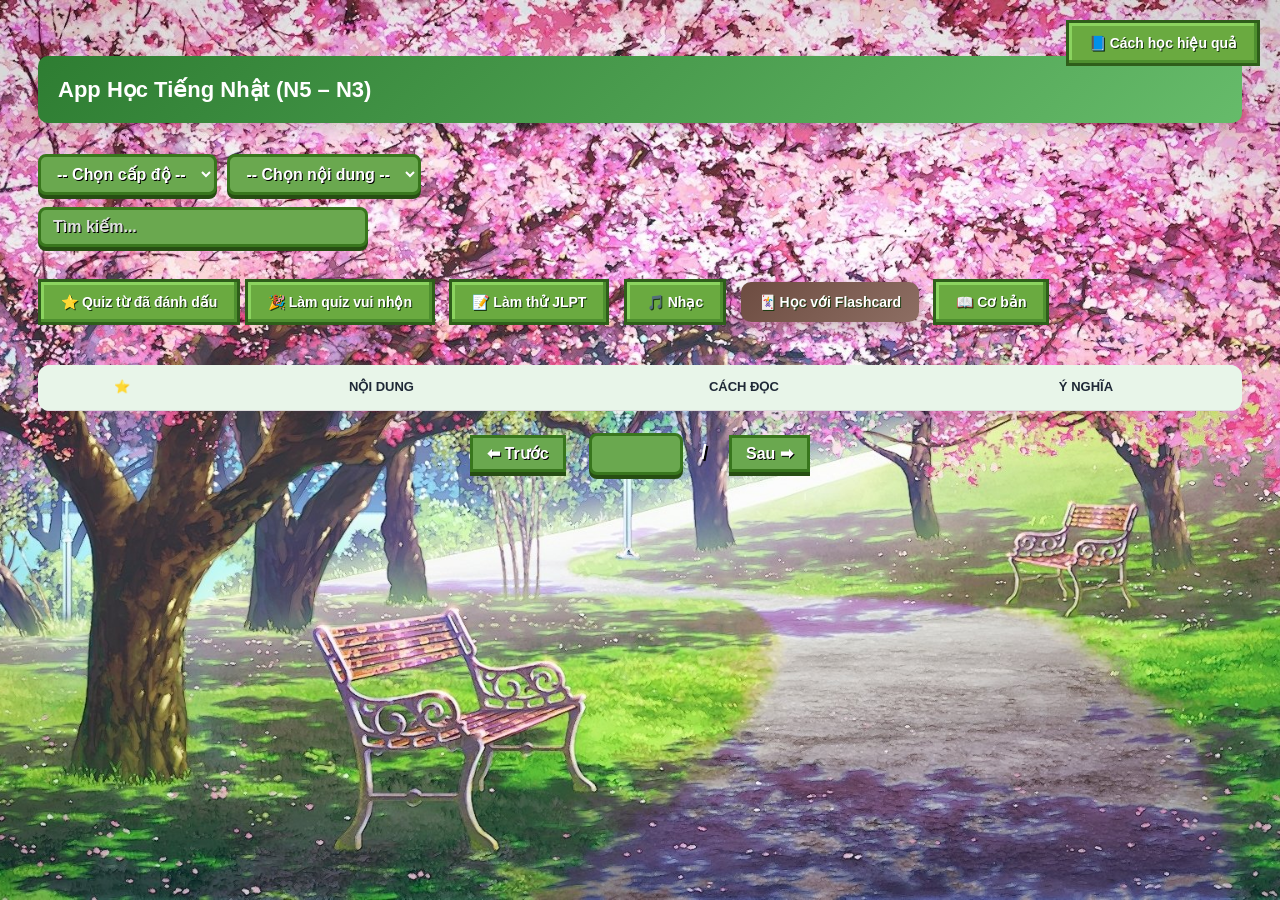
<file: index.html>
<!DOCTYPE html>
<html lang="vi">
<head>
<link rel="manifest" href="manifest.json">
<meta name="theme-color" content="#2e7d32">

  <meta charset="UTF-8">
  <title>Học tiếng Nhật N5–N3</title>
  <link rel="stylesheet" href="css/style.css">
</head>

<body>
<h2 class="titleD">App Học Tiếng Nhật (N5 – N3)</h2>
<select id="level">
  <option value="">-- Chọn cấp độ --</option>
  <option value="N5">N5</option>
  <option value="N4">N4</option>
  <option value="N3">N3</option>

</select>
<select id="category">
  <option value="">-- Chọn nội dung --</option>
  <option value="vocab">Từ vựng</option>
  <option value="grammar">Ngữ pháp</option>
  <option value="kanji">Chữ Hán</option>
  <option value="reading">Đọc hiểu</option>
</select>

<br>
<input id="search" placeholder="Tìm kiếm..." style="width:300px">
<br><br>

<button id="starQuizBtn" class="quiz-btn mc-btn">
  ⭐ Quiz từ đã đánh dấu
</button>


<button id="startQuiz" class="quiz-btn mc-btn">🎉 Làm quiz vui nhộn</button>
<div id="quizBox" class="quiz-card">
  <div id="streak" class="streak"></div>
  <h3 id="quizQuestion"></h3>
  <div id="quizOptions"></div>
</div>

<button id="jlptBtn" class="jlpt-btn mc-btn">
  📝 Làm thử JLPT
</button>

<button id="musicBtn" class="jlpt-btn mc-btn music-btn">
  🎵 Nhạc
</button>

<button id="flashcardBtn" class="flashcard-btn jlpt-btn mc-btn">
  🃏 Học với Flashcard
</button>

<button onclick="window.location.href='coban.html'" class="jlpt-btn mc-btn">
  📖 Cơ bản
</button>

<div id="musicModal" class="music-modal">
<div class="music-box">
  <div class="music-header">
    <span>🎶 Chọn nhạc</span>
    <button id="closeMusic">✖</button>
  </div>

  <div class="music-list">
    <div class="music-item active" data-src="assets/japanese-garden.mp3">
      Japanese Garden
    </div>
    <div class="music-item" data-src="assets/lofidreams-sakura-lofi-ambient-lofi-music-340018.mp3">Calm Sakura</div>
  </div>

  <div class="music-footer">
    <button id="stopMusic" class="stop-music-btn">
      ⏹ Tắt nhạc
    </button>
  </div>
</div>
</div> 



<audio id="bgMusic"></audio>


<table>
  <thead>
    <tr>
      <th>⭐</th>
      <th>Nội dung</th>
      <th>Cách đọc</th>
      <th>Ý nghĩa</th>
    </tr>
  </thead>
  <tbody id="content"></tbody>
</table>


<div id="pagination">
  <button id="prevPage">⬅ Trước</button>

  <span id="pageInfo" class="page-text"></span>

  <input id="pageInput" type="number" min="1">

  <span class="page-text">/</span>
  <span id="totalPage" class="page-text"></span>

  <button id="nextPage">Sau ➡</button>
</div>



<button id="helpBtn" class="help-btn mc-btn help-fixed">
  📘 Cách học hiệu quả
</button>

<div id="helpModal" class="help-modal">
  <div class="help-content">
    <h3>📘 Cách học</h3>
    <ul>
      <li>Chọn <b>cấp độ (N5–N3)</b> và <b>nội dung</b> để xem bài học</li>
      <li>Dùng ô <b>Tìm kiếm</b> để lọc nhanh từ vựng</li>
      <li>Bấm <b>Làm quiz</b> để tự kiểm tra kiến thức</li>
      <li>Trả lời đúng liên tiếp để tăng <b>streak</b></li>
    </ul>
    <button id="closeHelp" class="close-btn mc-btn">Đã hiểu 👍</button>



<script src="js/dataN5.js"></script>
<script src="js/dataN4.js"></script>
<script src="js/dataN3.js"></script>
<script src="js/ui.js"></script>
<script src="js/quiz.js"></script>


  </div>
</div>

<script>
if ("serviceWorker" in navigator) {
  navigator.serviceWorker.register("service-worker.js");
}
</script>



</body>
</html>
</file>
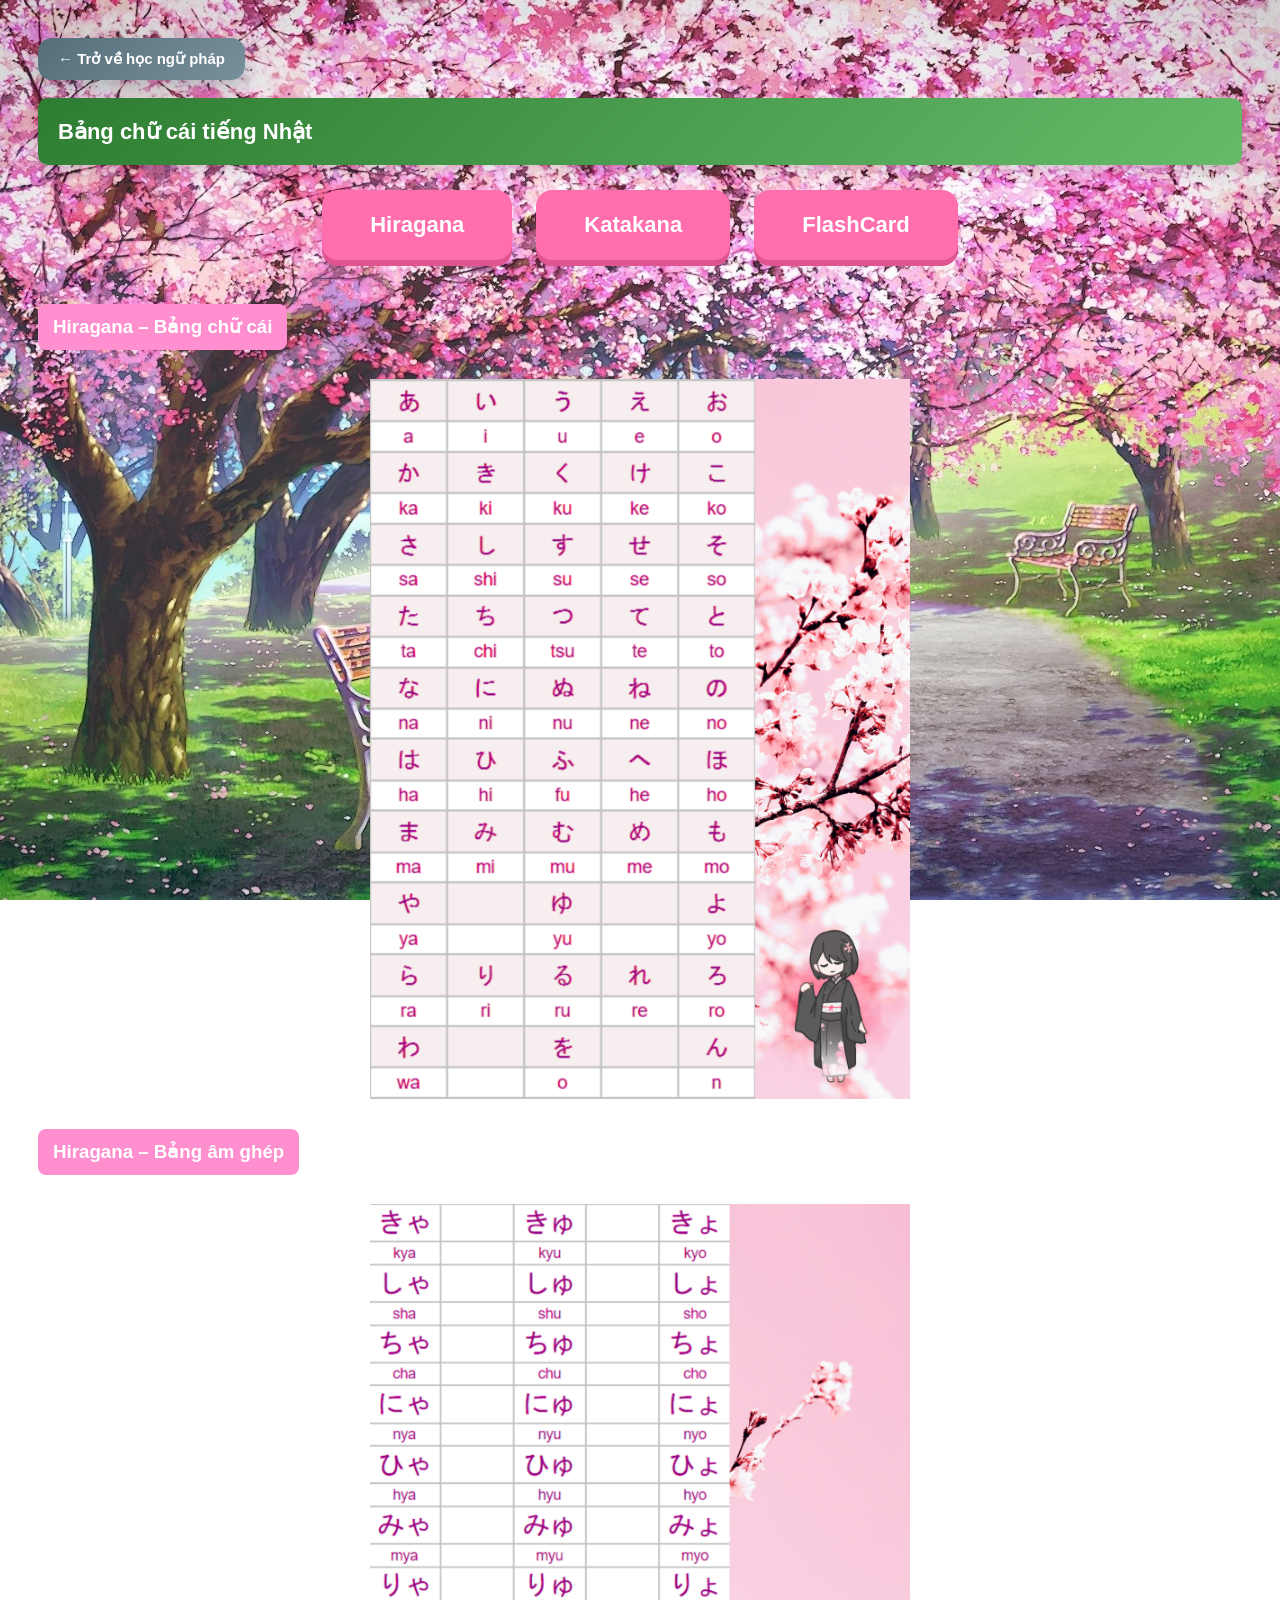
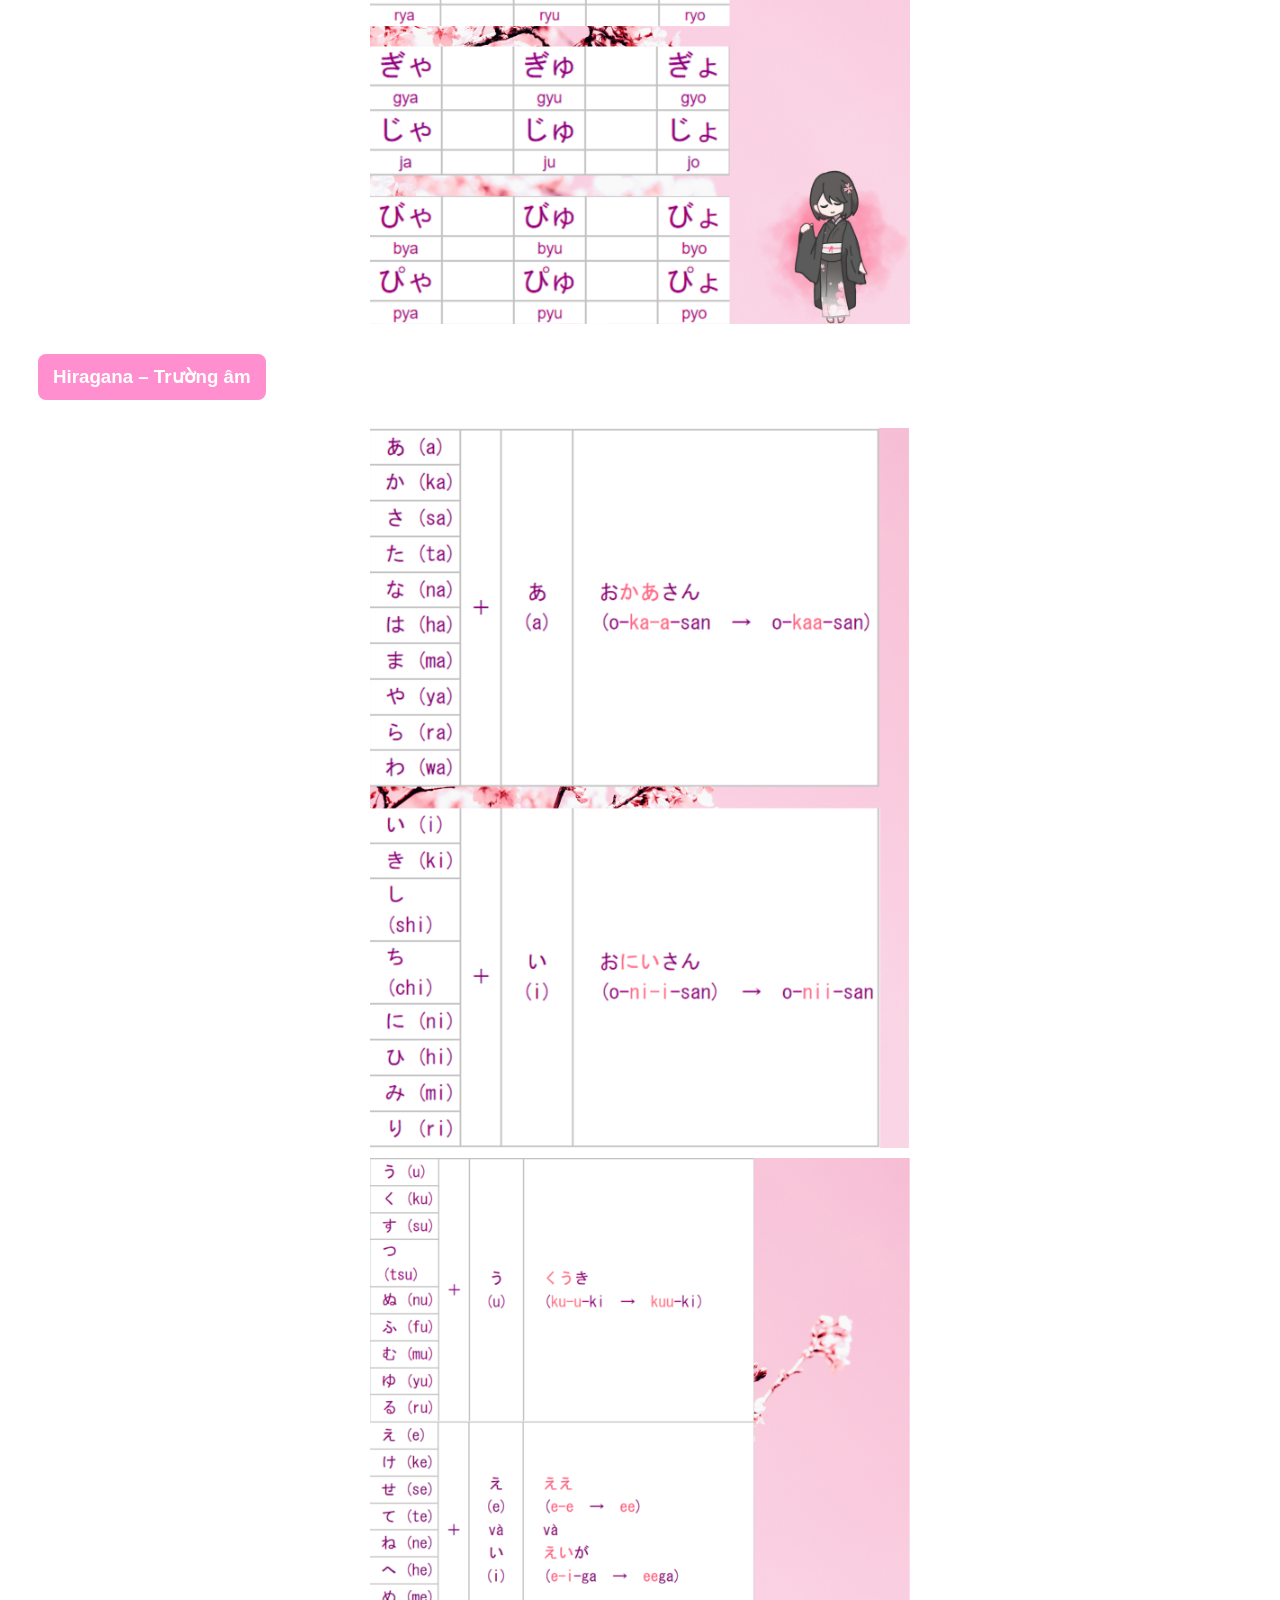
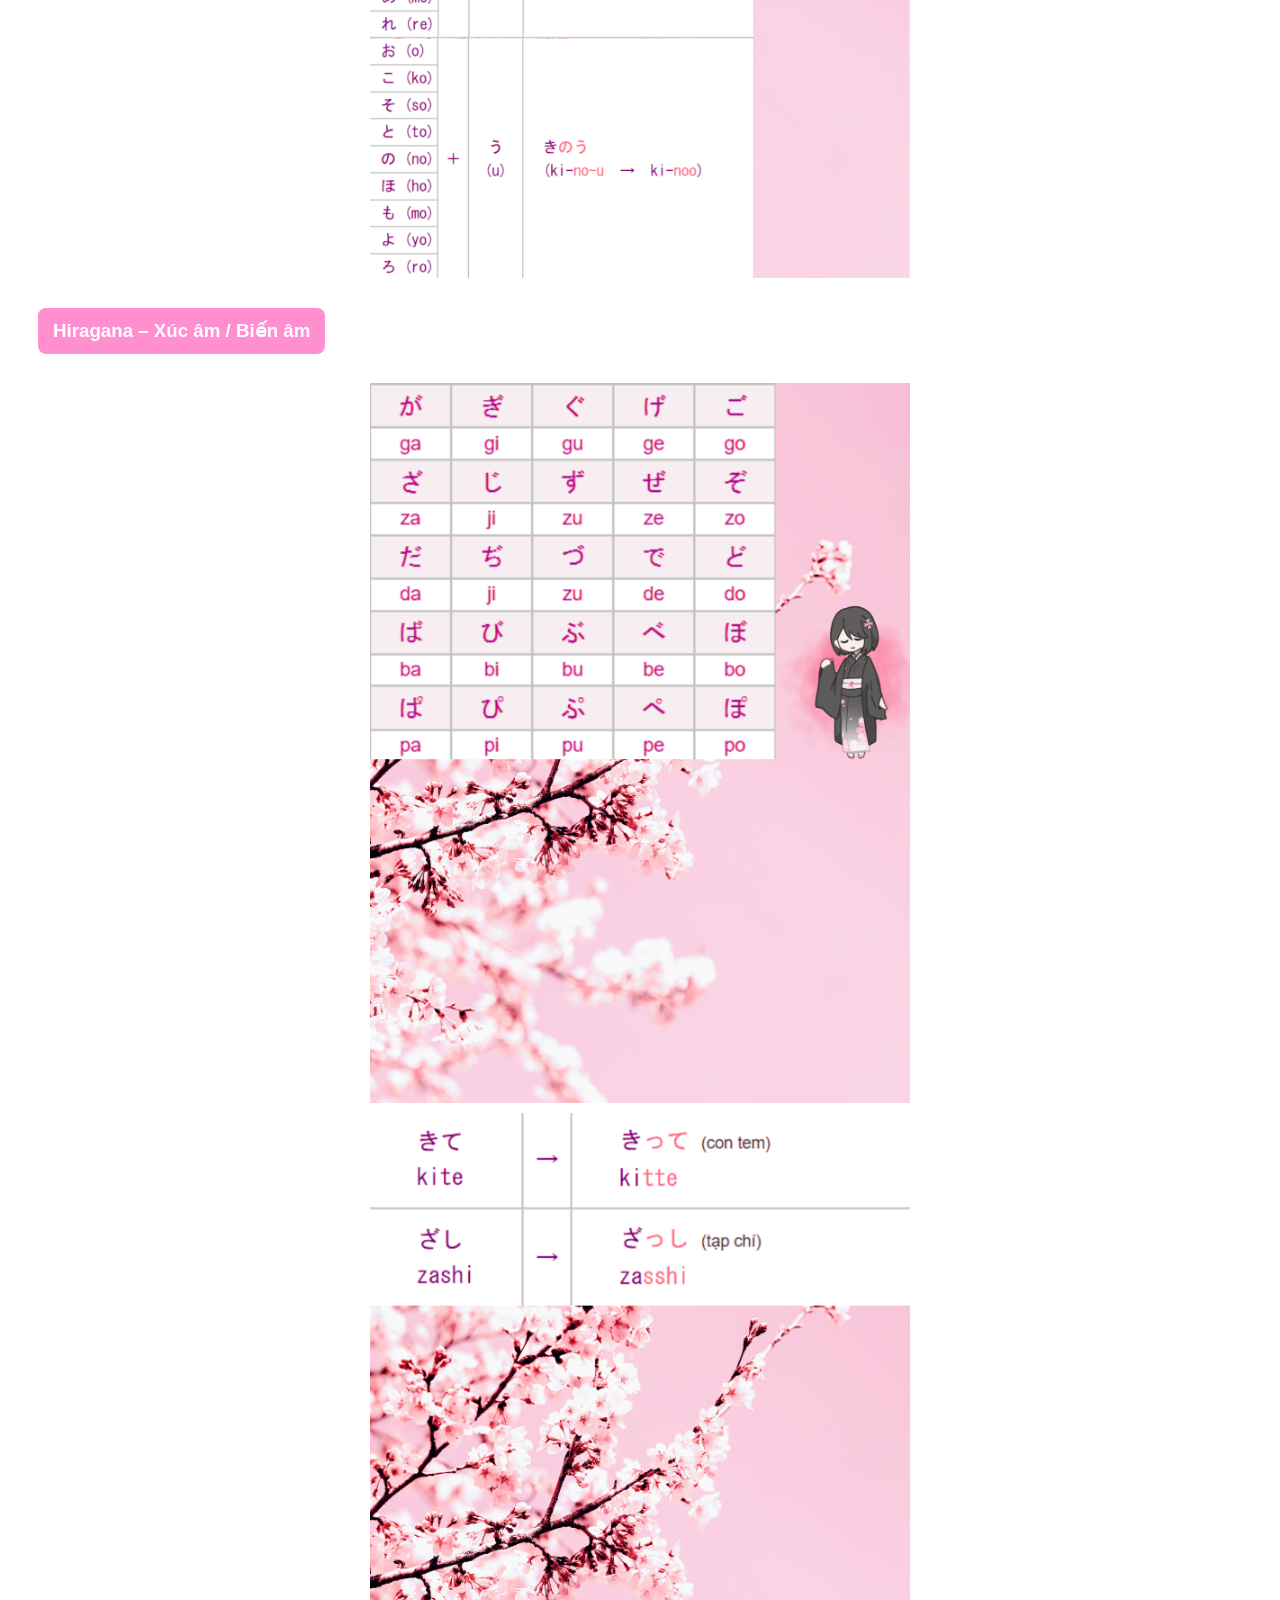
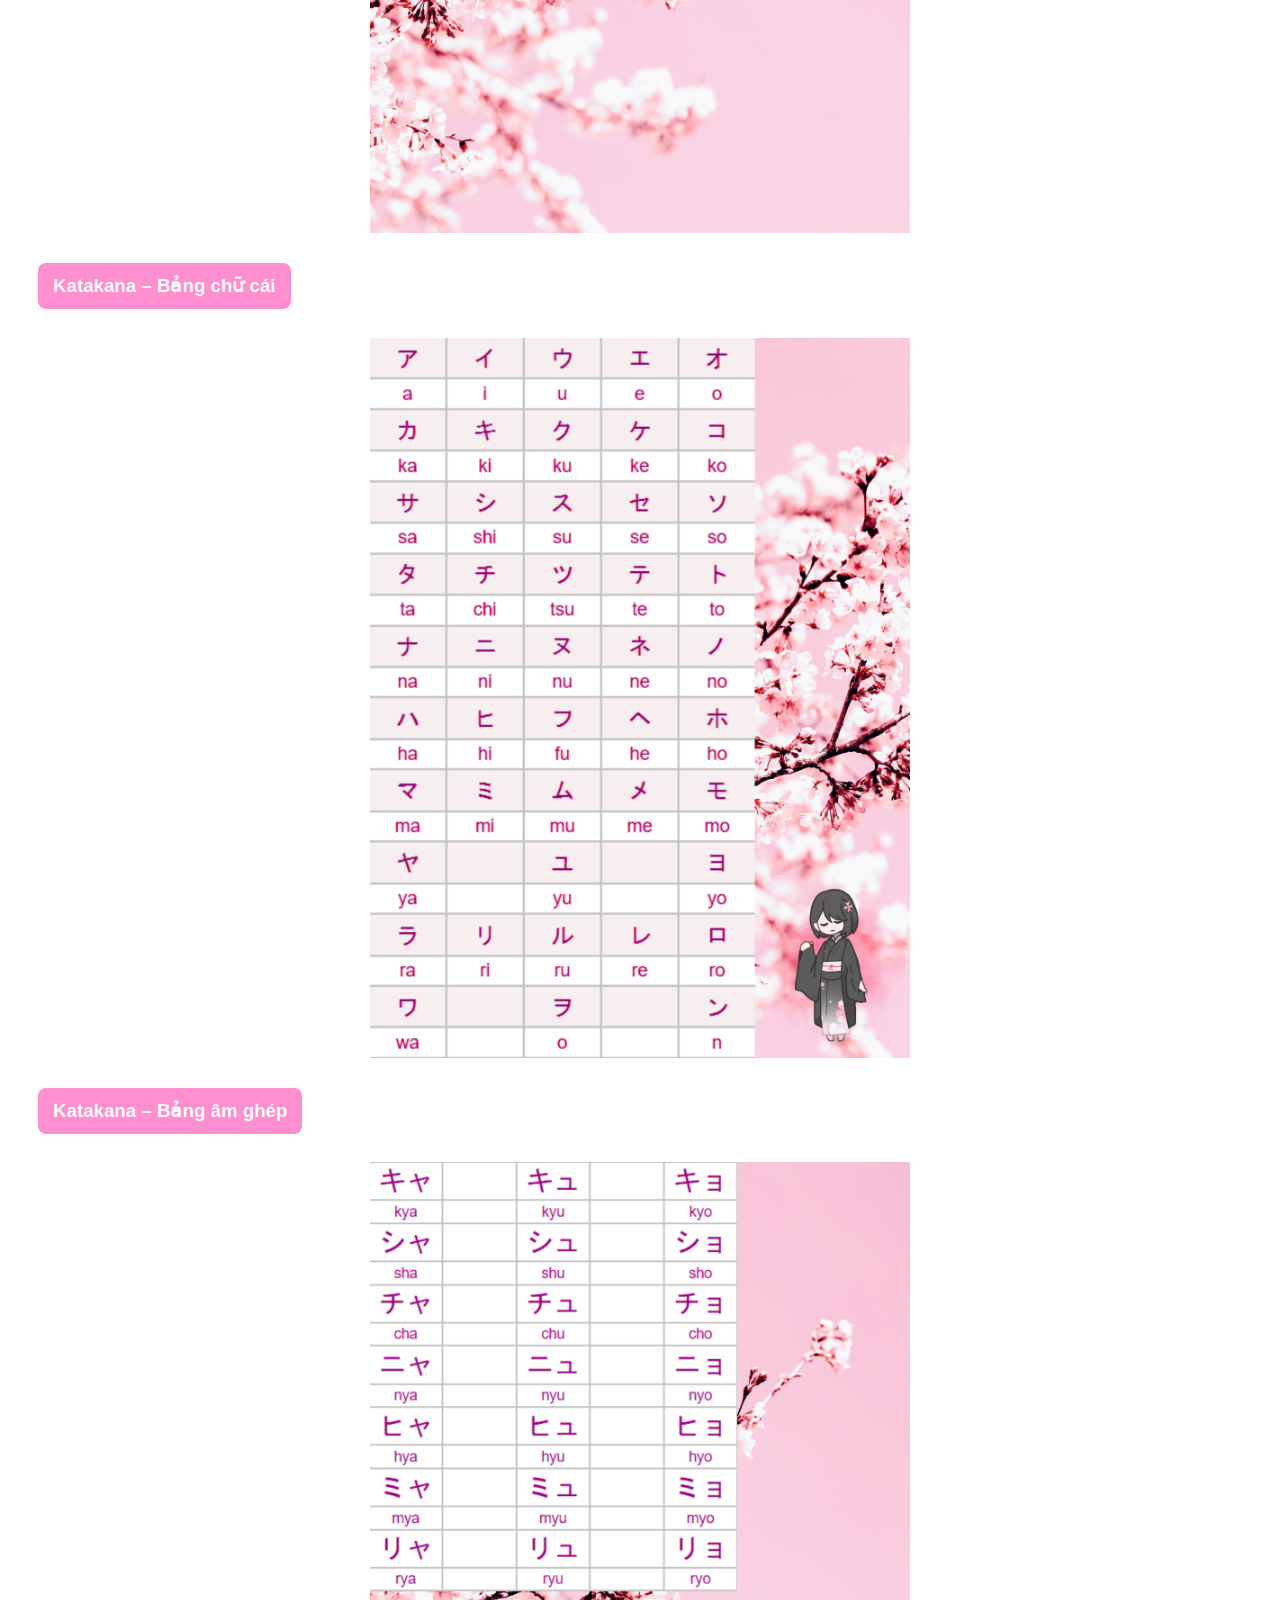
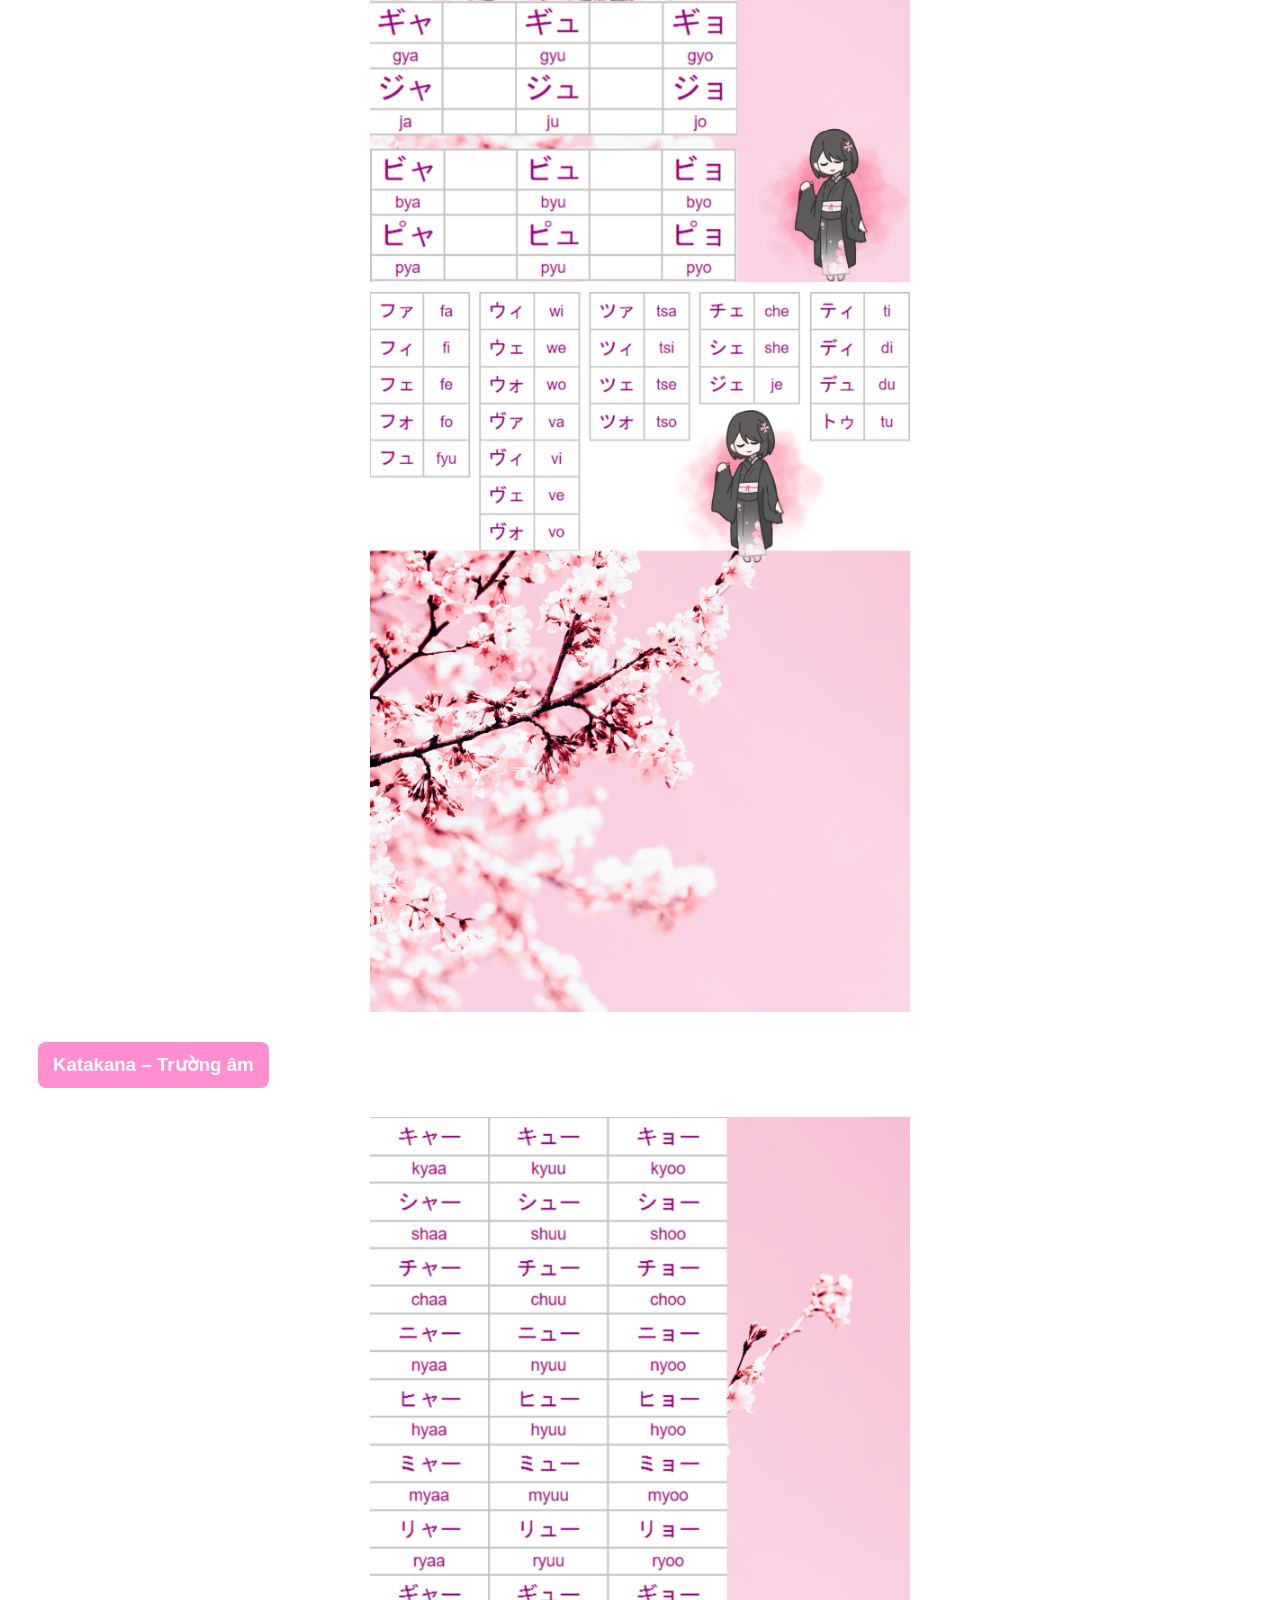
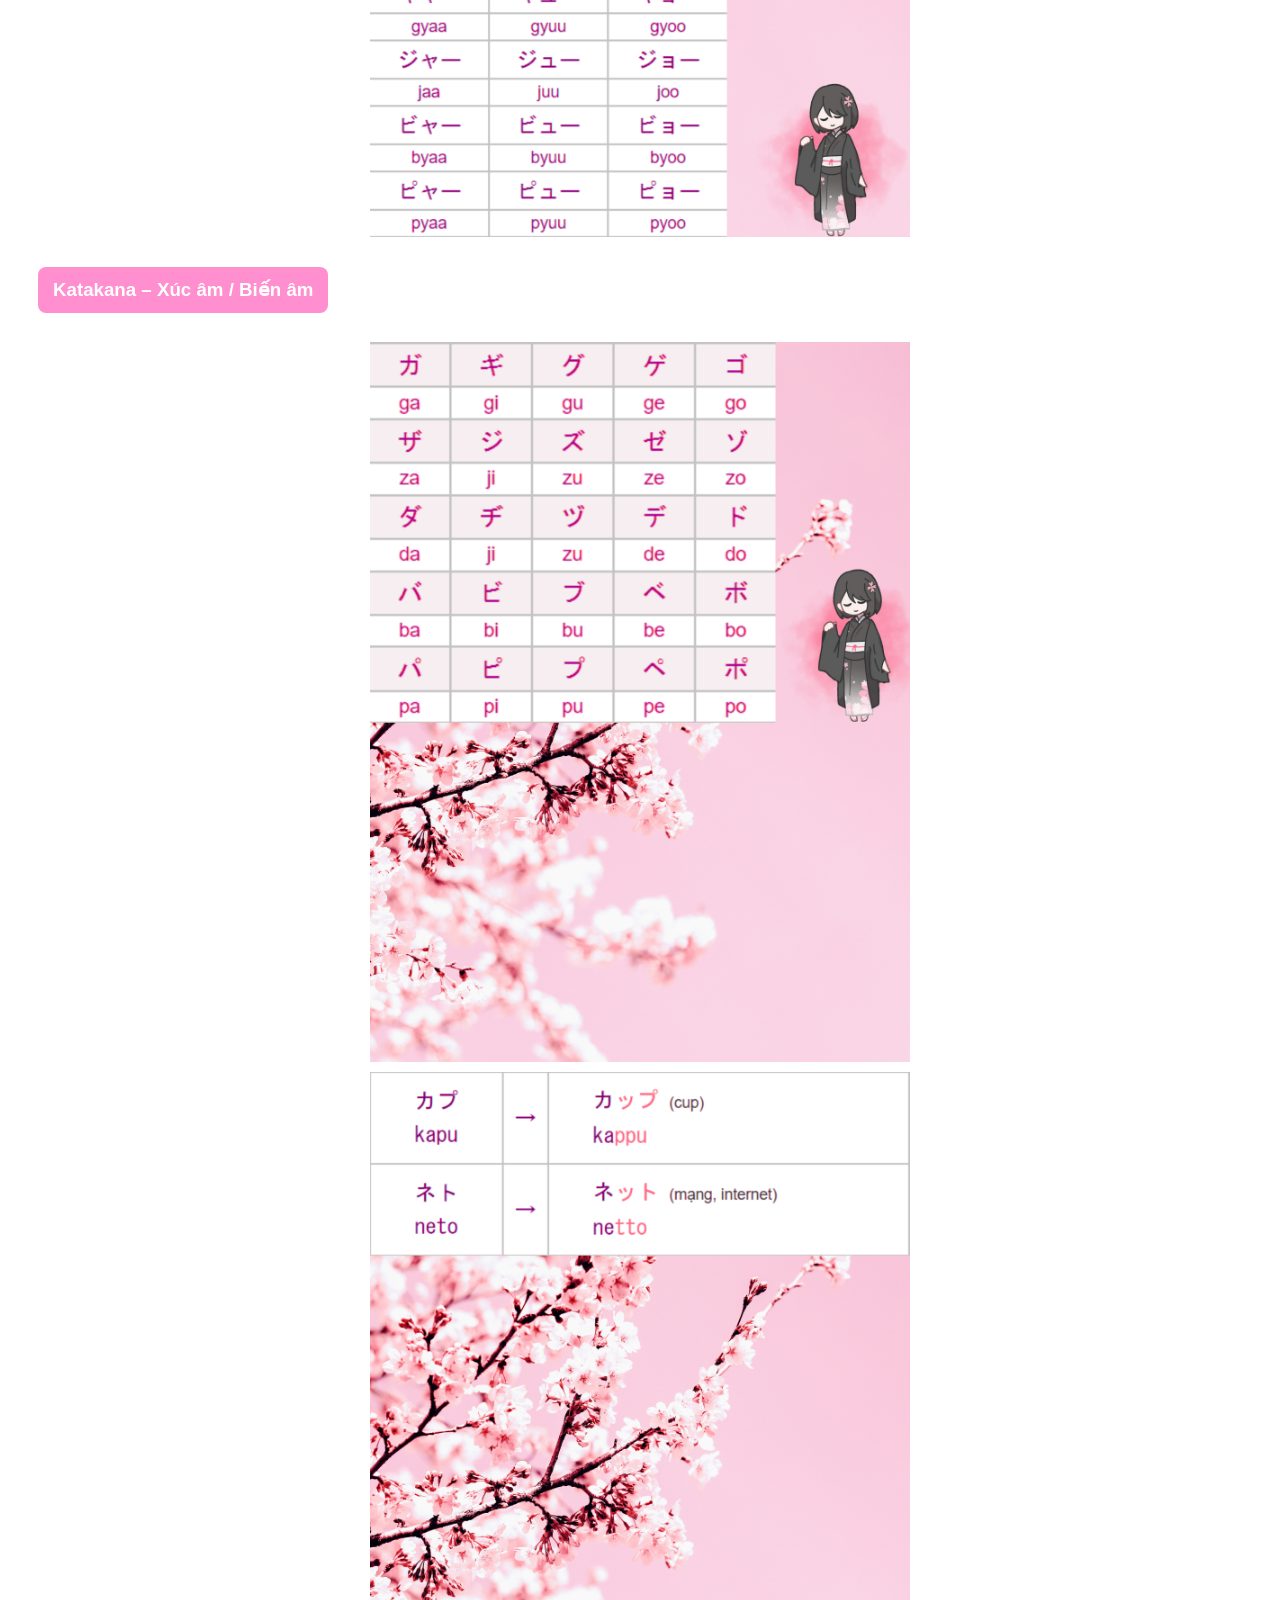
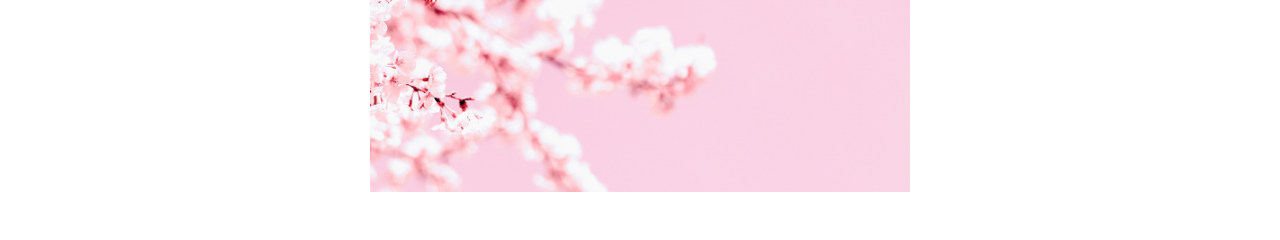
<file: coban.html>
<!DOCTYPE html>
<html lang="vi">
<head>
  <meta charset="UTF-8">
  <title>Tiếng Nhật cơ bản</title>
  <link rel="stylesheet" href="css/style.css">
</head>
<body>

<button class="back-btn" onclick="goBack()">
  ← Trở về học ngữ pháp
</button>

<h2 class="titleD">Bảng chữ cái tiếng Nhật</h2>

<div class="kana-btns">
  <button class="kana-btn" onclick="showKana('hira')">Hiragana</button>
  <button class="kana-btn" onclick="showKana('kata')">Katakana</button>
  <button class="kana-btn" onclick="goFlashcard()">FlashCard</button>

</div>

<div id="hira" class="kana-section">
  <h3>Hiragana – Bảng chữ cái</h3>
  <img src="assets/1.png">

  <h3>Hiragana – Bảng âm ghép</h3>
  <img src="assets/5.png">

  <h3>Hiragana – Trường âm</h3>
  <img src="assets/9.png">
  <img src="assets/10.png">


  <h3>Hiragana – Xúc âm / Biến âm</h3>
  <img src="assets/3.png">
  <img src="assets/12.png">
</div>

<div id="kata" class="kana-section">
  <h3>Katakana – Bảng chữ cái</h3>
  <img src="assets/2.png">

  <h3>Katakana – Bảng âm ghép</h3>
  <img src="assets/6.png">
  <img src="assets/7.png">


  <h3>Katakana – Trường âm</h3>
  <img src="assets/8.png">

  <h3>Katakana – Xúc âm / Biến âm</h3>
  <img src="assets/4.png">
  <img src="assets/11.png">
</div>

<script src="js/coban.js"></script>

</body>
</html>
</file>
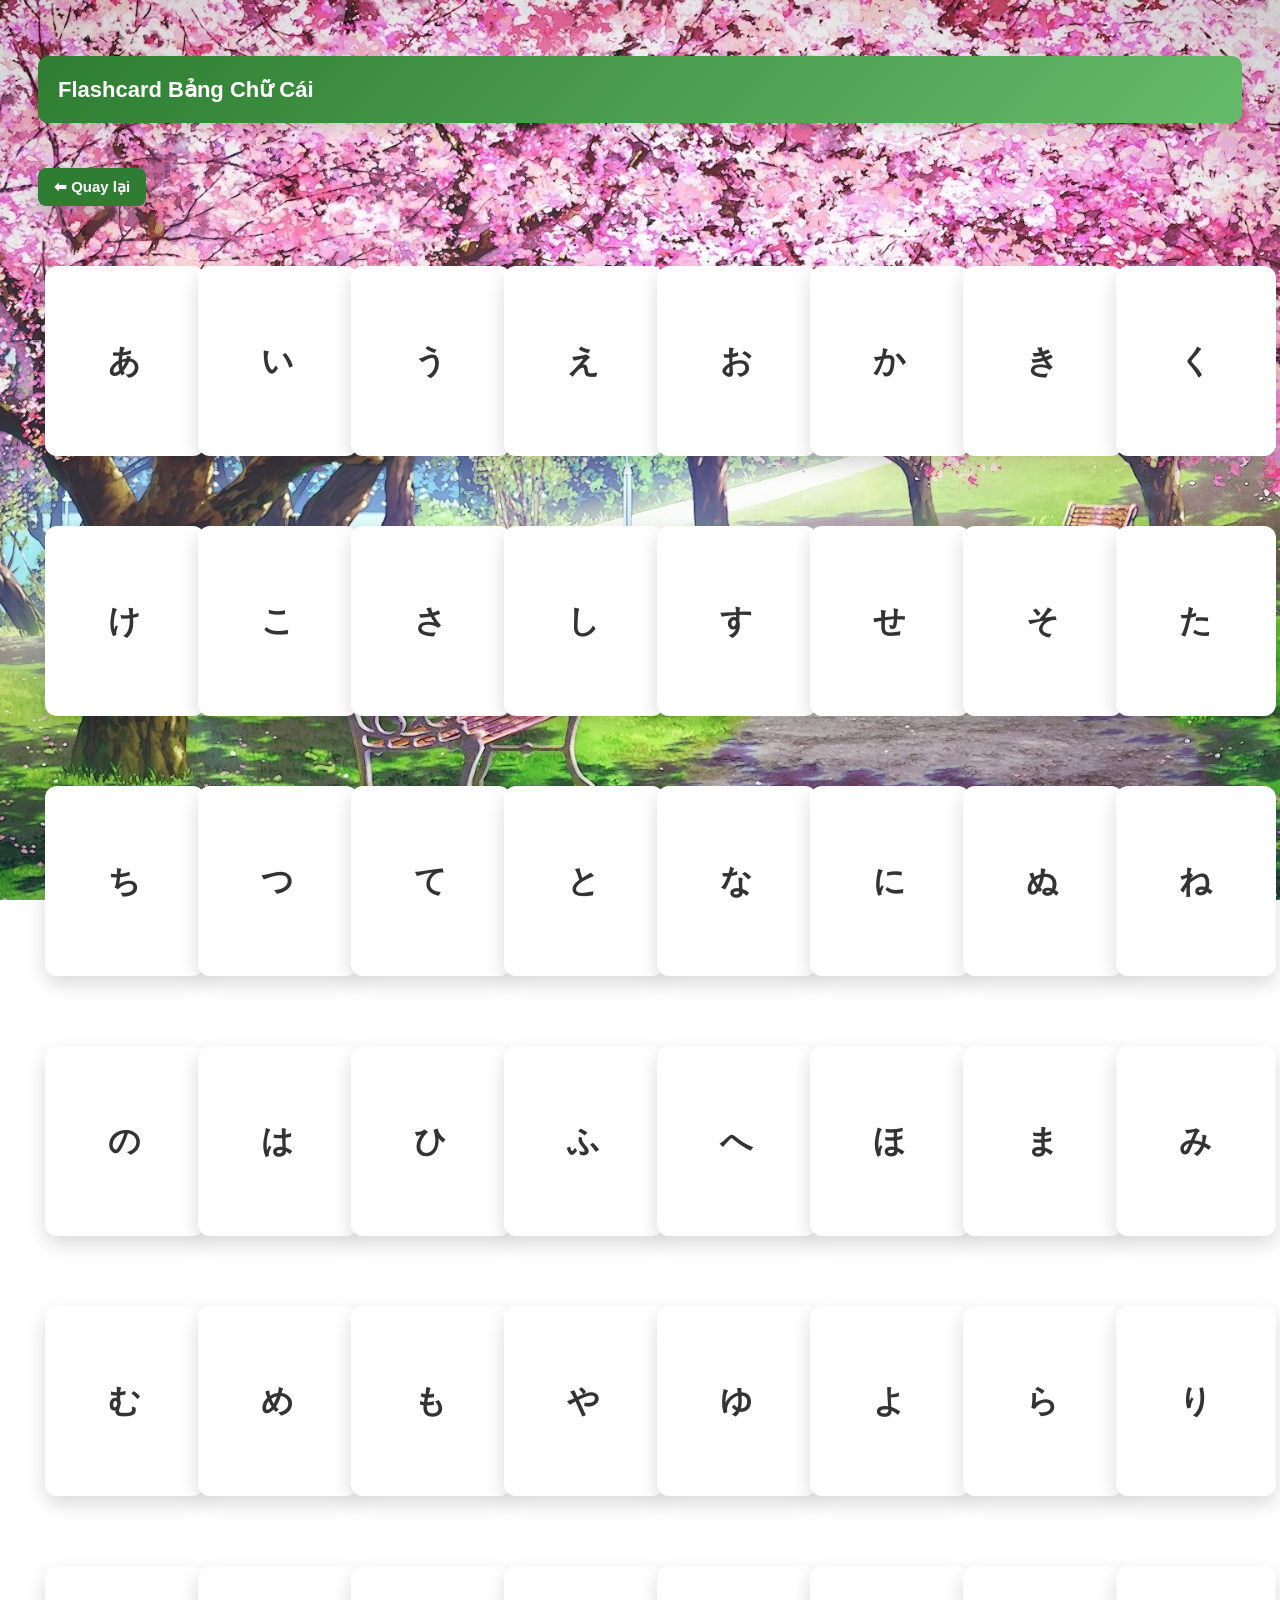
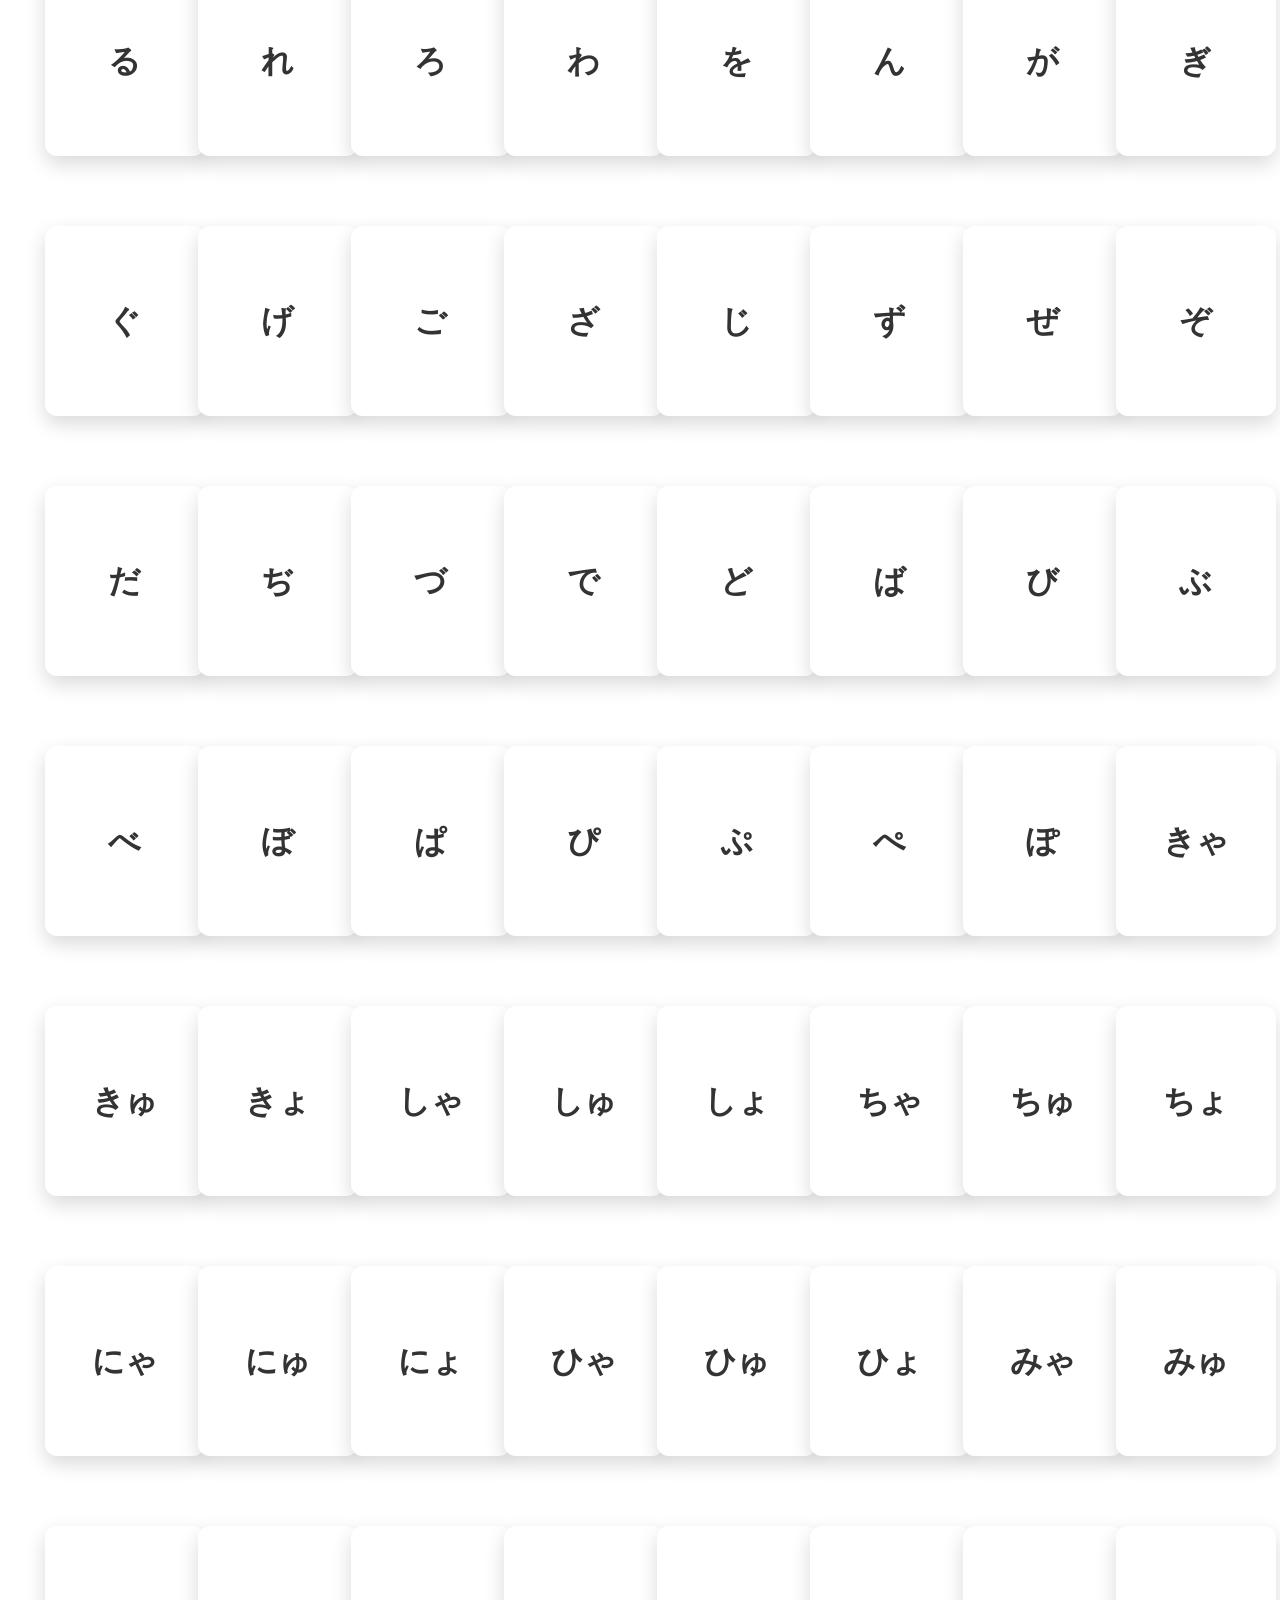
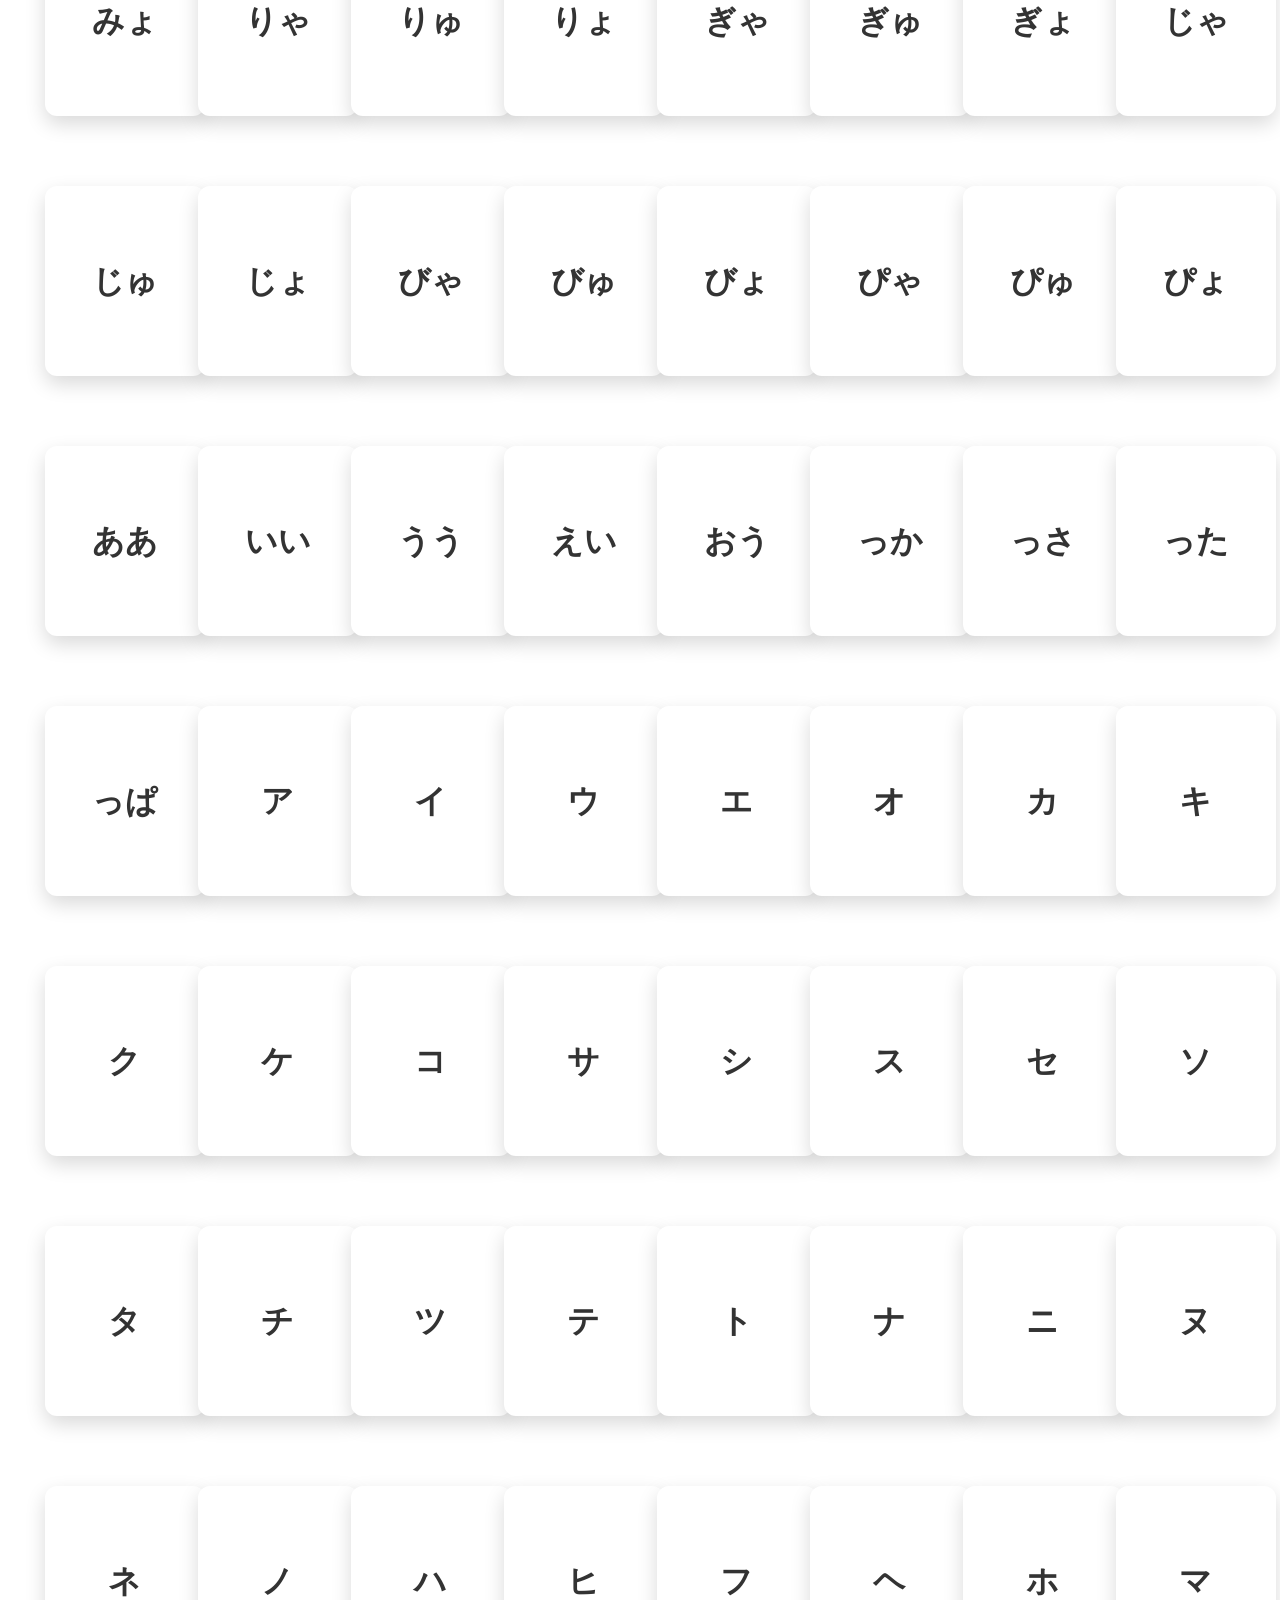
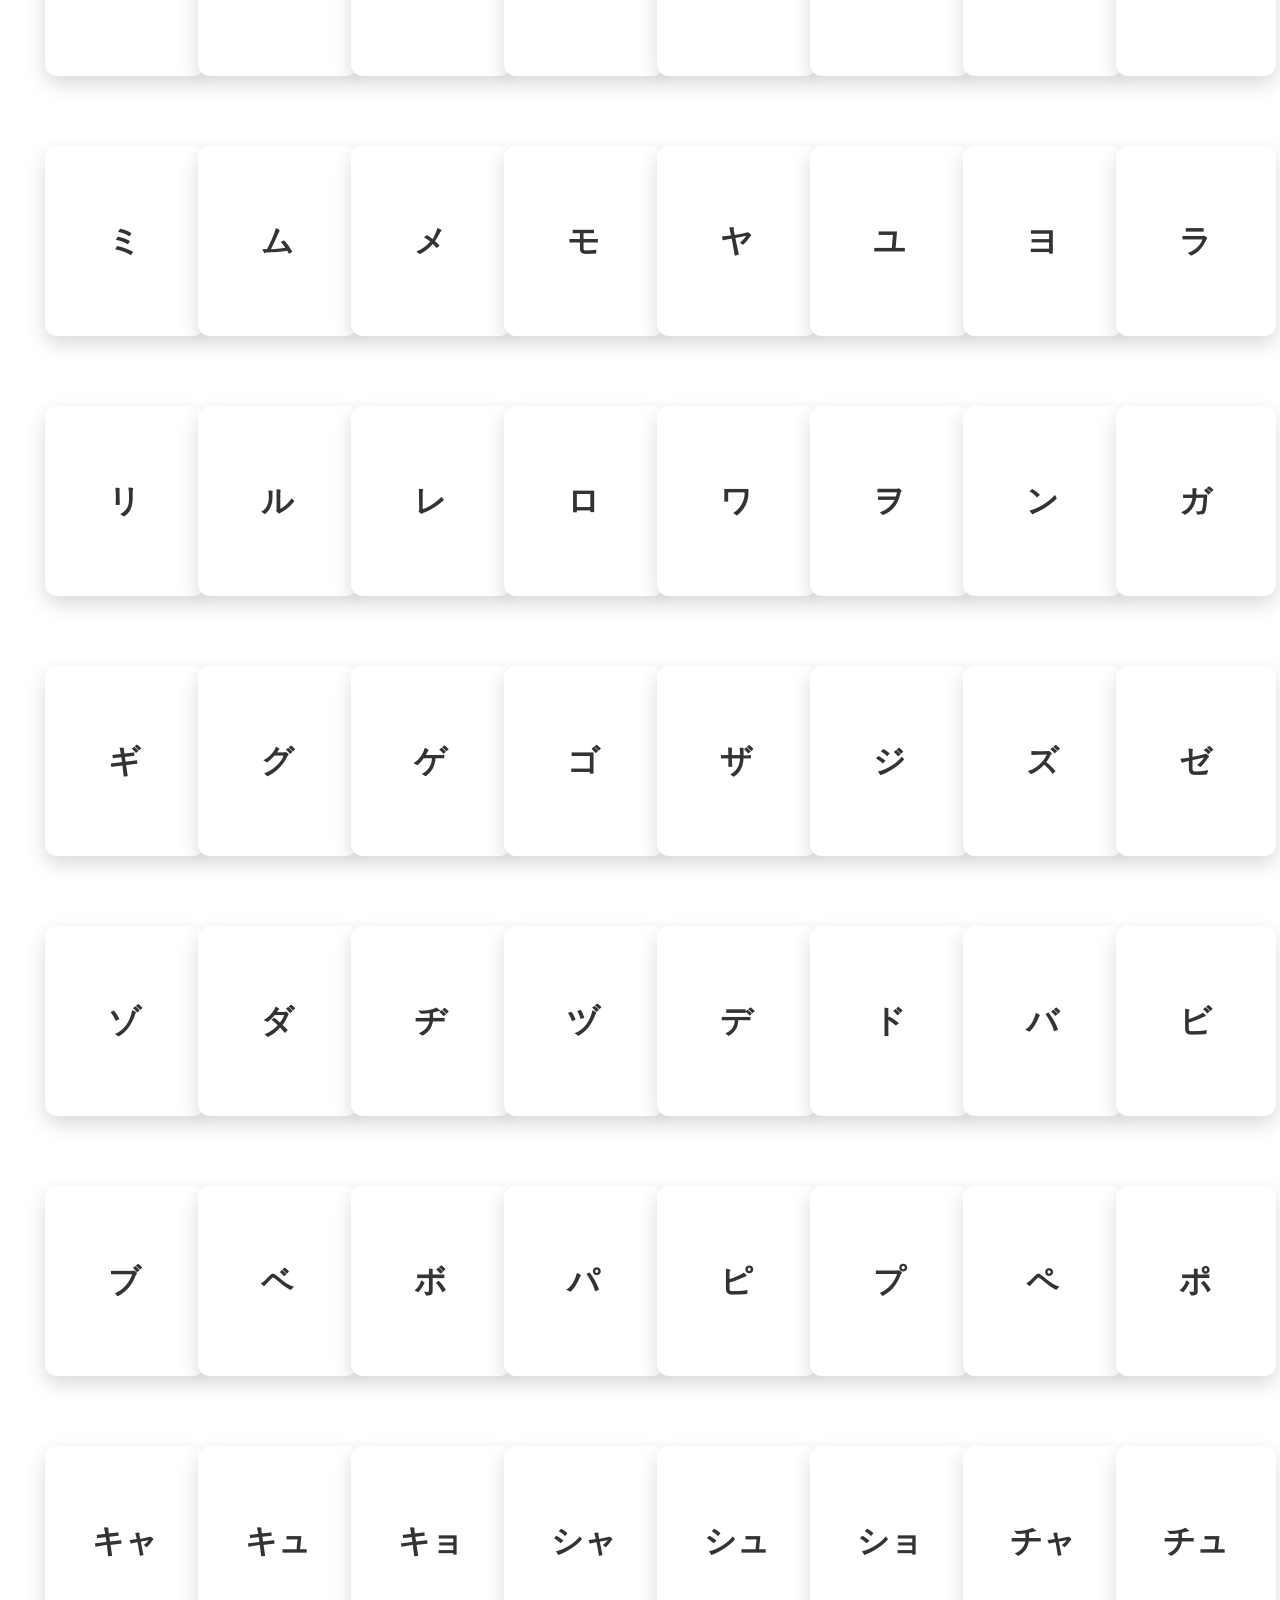
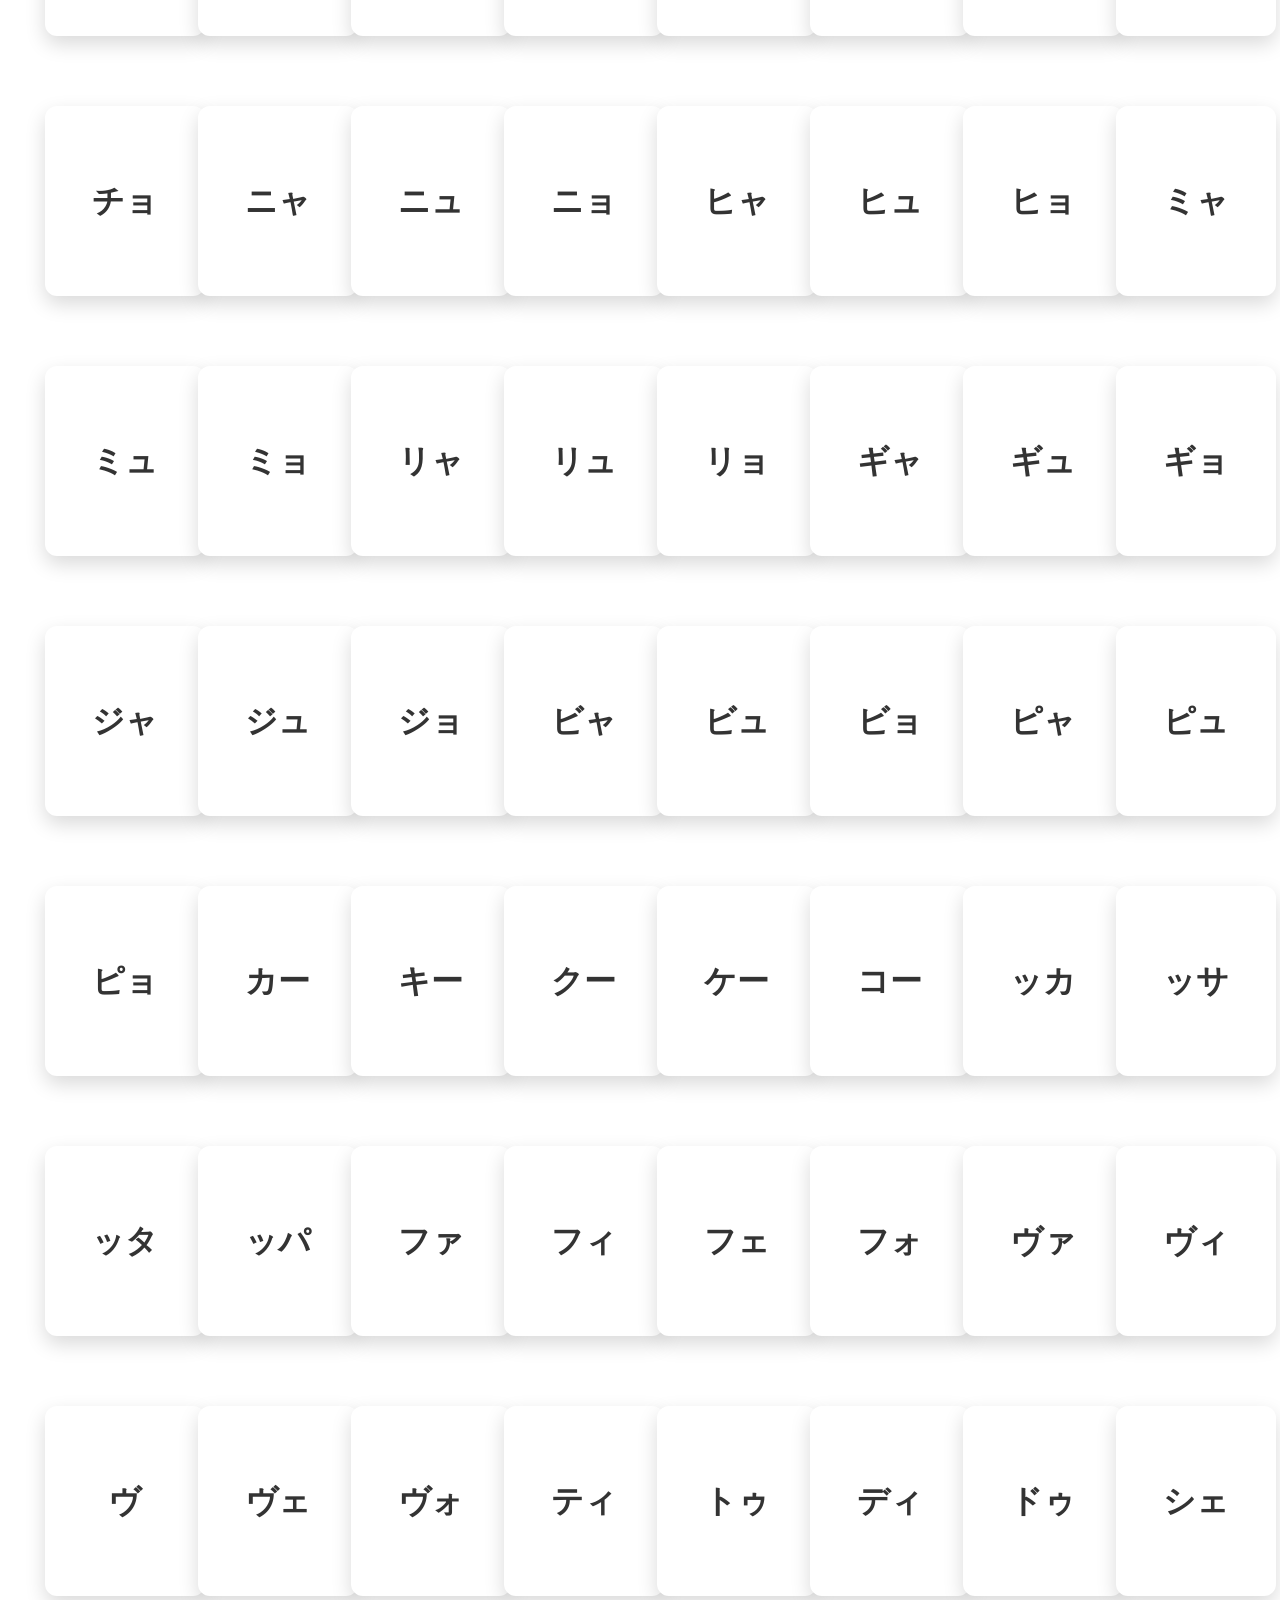
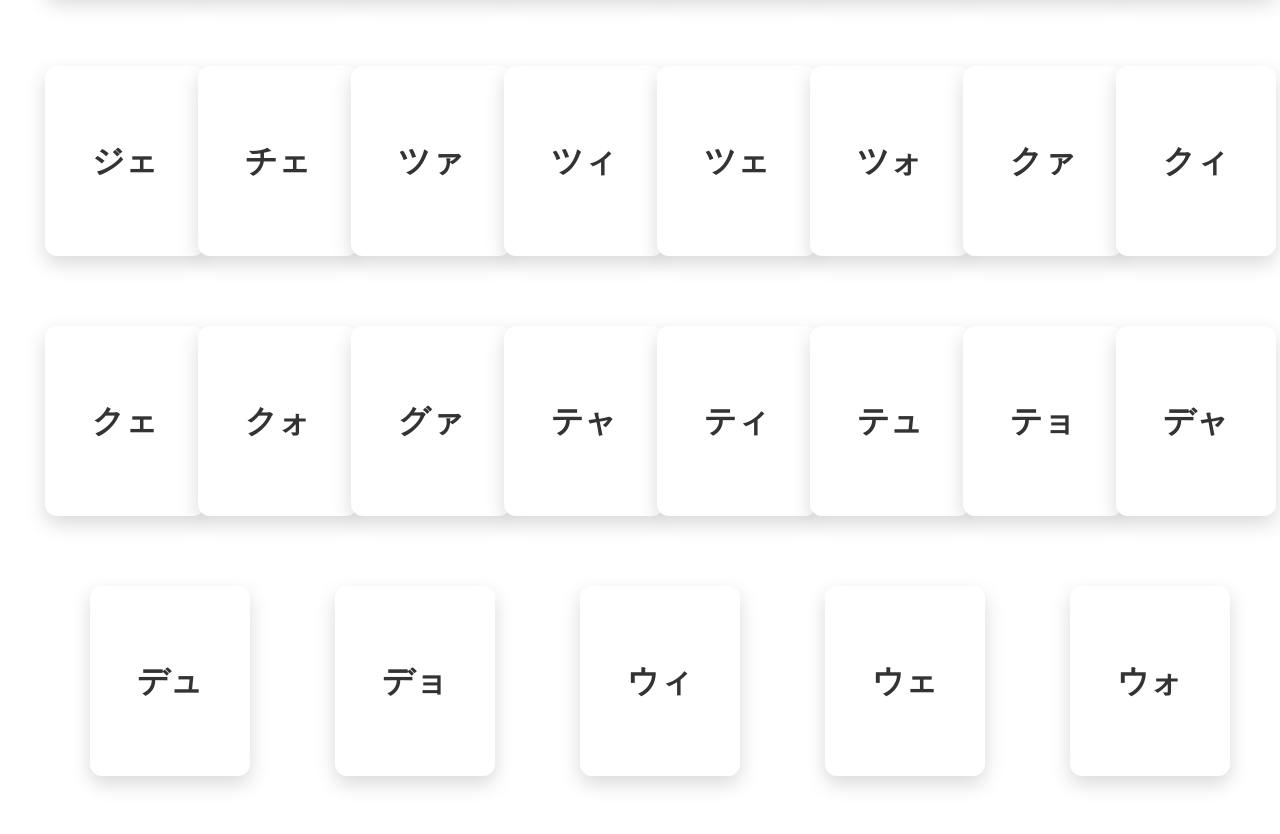
<file: cobanflashcard.html>
<!DOCTYPE html>
<html lang="vi">
<head>
  <meta charset="UTF-8">
  <title>Flashcard Cơ Bản</title>
  <link rel="stylesheet" href="css/style.css">
  <style>
    .flash-container{
      display:flex;
      flex-wrap:wrap;
      gap:20px;
      justify-content:center;
      margin-top:30px;
    }

    .flashcard{
      width:120px;
      height:150px;
      perspective:1000px;
      cursor:pointer;
    }

    .card-inner{
      width:100%;
      height:100%;
      position:relative;
      transform-style:preserve-3d;
      transition:0.5s;
    }

    .flashcard.flip .card-inner{
      transform:rotateY(180deg);
    }

    .card-front,
    .card-back{
      position:absolute;
      width:100%;
      height:100%;
      backface-visibility:hidden;
      border-radius:12px;
      display:flex;
      align-items:center;
      justify-content:center;
      font-size:32px;
      font-weight:bold;
      background:white;
      box-shadow:0 8px 20px rgba(0,0,0,0.15);
    }

    .card-back{
      background:#ff8fcf;
      color:white;
      transform:rotateY(180deg);
      font-size:18px;
    }

    .back-btn{
      margin-top:20px;
      padding:10px 16px;
      border:none;
      border-radius:8px;
      background:#2e7d32;
      color:white;
      cursor:pointer;
    }
  </style>
</head>
<body>

<h2 class="titleD">Flashcard Bảng Chữ Cái</h2>

<button class="back-btn" onclick="goBackkana()">⬅ Quay lại</button>

<div class="flash-container" id="flashContainer"></div>

<script src="js/cobanflashcard.js"></script>

</body>
</html>
</file>
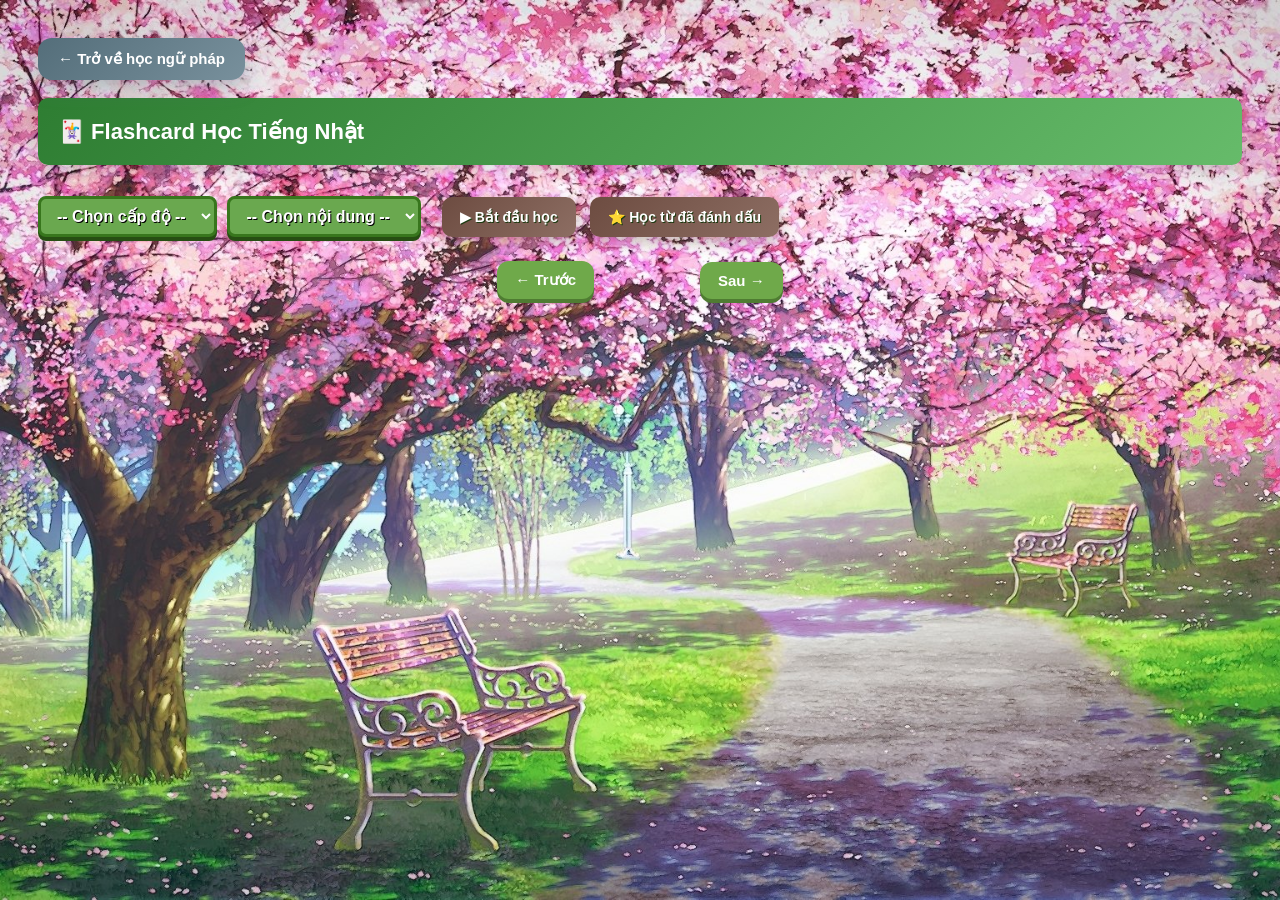
<file: flashcard.html>
<!DOCTYPE html>
<html lang="vi">
<head>
  <meta charset="UTF-8">
  <title>Flashcard JLPT</title>
  <link rel="stylesheet" href="css/style.css">
</head>

<body>

<button class="back-btn" onclick="goBack()">
  ← Trở về học ngữ pháp
</button>

<h2 class="titleD">🃏 Flashcard Học Tiếng Nhật</h2>

<select id="level">
  <option value="">-- Chọn cấp độ --</option>
  <option value="N5">N5</option>
  <option value="N4">N4</option>
  <option value="N3">N3</option>
</select>

<select id="category">
  <option value="">-- Chọn nội dung --</option>
  <option value="vocab">Từ vựng</option>
  <option value="grammar">Ngữ pháp</option>
  <option value="kanji">Kanji</option>
</select>

<button id="startFlashcard" class="flashcard-btn mc-btn">
  ▶ Bắt đầu học
</button>

<button id="startStarFlashcard" class="flashcard-btn mc-btn">
  ⭐ Học từ đã đánh dấu
</button>


<div class="flashcard hidden" id="flashcard">
  <div class="card-inner">
    <div class="card-front" id="cardFront"></div>
    <div class="card-back" id="cardBack"></div>
  </div>
</div>

<div class="flashcard-controls hidden" id="controls">
  <button id="prevCard" class="nav-btn">
    ← Trước
  </button>

  <span class="card-counter" id="cardCounter"></span>

  <button id="nextCard" class="nav-btn">
    Sau →
  </button>
</div>


<script src="js/dataN5.js"></script>
<script src="js/dataN4.js"></script>
<script src="js/dataN3.js"></script>
<script src="js/flashcard.js"></script>
<script src="js/ui.js"></script>

<script>
function goBack() {
  window.location.href = "index.html";
}
</script>


</body>
</html>
</file>
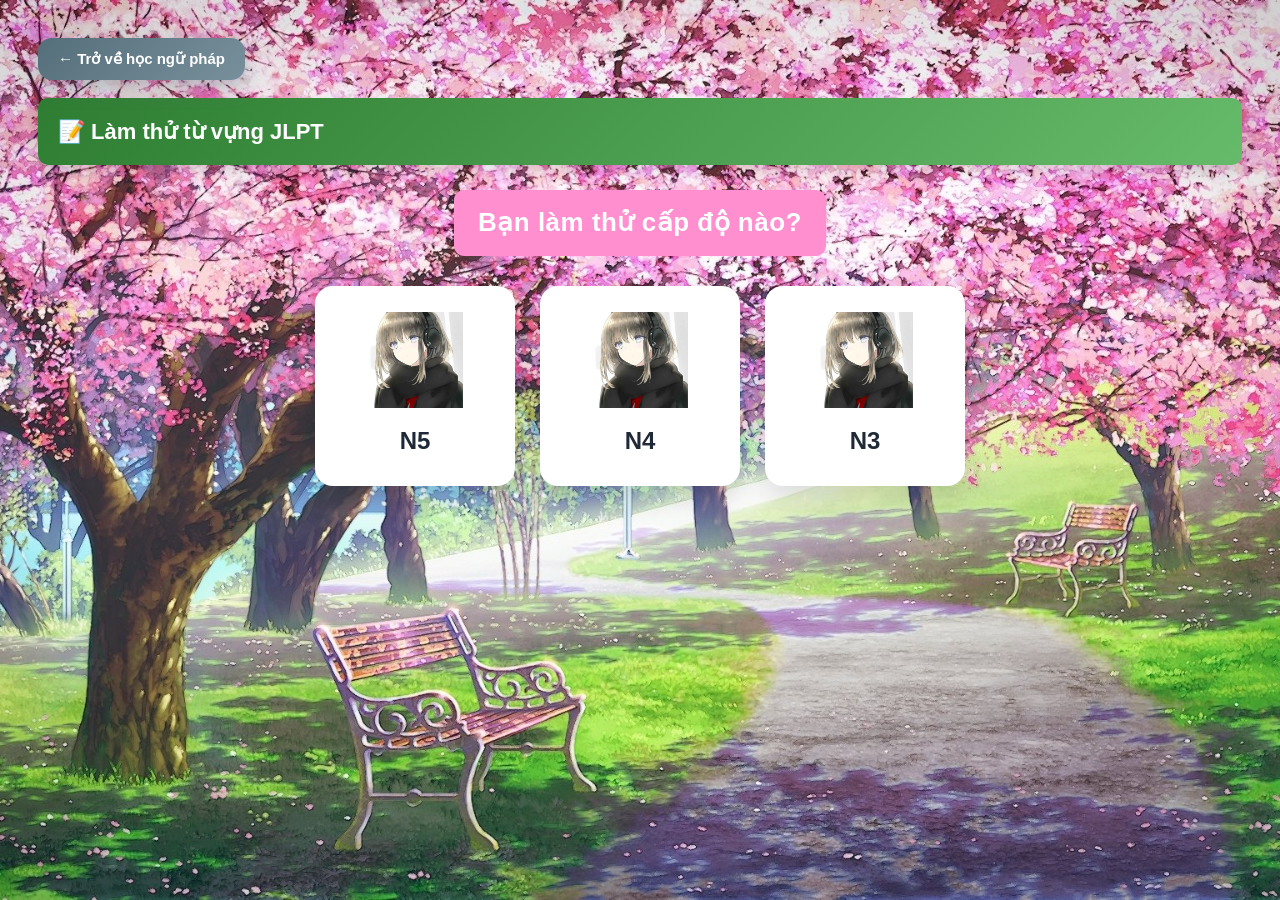
<file: jlpt.html>
<!DOCTYPE html>
<html lang="vi">
<head>
  <meta charset="UTF-8">
  <title>Làm thử JLPT từ vựng</title>
  <link rel="stylesheet" href="css/style.css">
</head>

<body>

<button class="back-btn" onclick="goBack()">
  ← Trở về học ngữ pháp
</button>

<h2 class="titleD">📝 Làm thử từ vựng JLPT</h2>

<h3 class="jlpt-title">
  Bạn làm thử cấp độ nào?
</h3>

<div class="jlpt-levels">
  <div class="jlpt-card n5" onclick="goJLPT('N5')">
    <img src="icons/icon-192.png" alt="JLPT N5">
    <div class="jlpt-label">N5</div>
  </div>

  <div class="jlpt-card n4" onclick="goJLPT('N4')">
    <img src="icons/icon-192.png" alt="JLPT N4">
    <div class="jlpt-label">N4</div>
  </div>

  <div class="jlpt-card n3" onclick="goJLPT('N3')">
    <img src="icons/icon-192.png" alt="JLPT N3">
    <div class="jlpt-label">N3</div>
  </div>
</div>

<div id="quizSection" style="display:none;">
  <h3 id="quizTitle"></h3>
  <div id="quizContainer"></div>
  <button id="submitQuiz">Nộp bài</button>
  <div id="result"></div>
</div>


<script>
function goBack() {
  window.location.href = "index.html";
}
</script>

<script src="js/jlpt.js"></script>

</body>
</html>
</file>
<file: css/style.css>
:root {
  --primary: #2e7d32;
  --bg: #f9fafb;
  --border: #dcdcdc;
  --text: #1f2937;
}

body {
  font-family: "Segoe UI", Arial, sans-serif;

  background-image: url("../assets/sakurapath.jpg");
  background-size: cover;
  background-position: center;
  background-repeat: no-repeat;
  background-attachment: fixed;

  color: #1f2937;
  padding: 30px;
  line-height: 1.6;
}




/* ===== TIÊU ĐỀ ===== */
.titleD {
  background: linear-gradient(135deg, #2e7d32, #66bb6a);
  color: white;
  padding: 16px 20px;
  border-radius: 10px;
  margin-bottom: 25px;
  font-size: 22px;
  box-shadow: 0 6px 14px rgba(0, 0, 0, 0.12);
}

/* ===== INPUT & SELECT ===== */
select,
input {
  padding: 10px 14px;
  margin: 6px 10px 10px 0;
  border-radius: 8px;
  border: 1px solid var(--border);
  font-size: 14px;
}

select:focus,
input:focus {
  outline: none;
  border-color: var(--primary);
  box-shadow: 0 0 0 3px rgba(46, 125, 50, 0.15);
}

/* ===== TABLE ===== */
table {
  border-collapse: collapse;
  width: 100%;
  margin-top: 25px;
  background: white;
  border-radius: 12px;
  overflow: hidden;
  box-shadow: 0 10px 25px rgba(0, 0, 0, 0.08);
}

th,
td {
  padding: 12px 14px;
  border-bottom: 1px solid var(--border);
}

th {
  background: #e8f5e9;
  text-transform: uppercase;
  font-size: 13px;
}

tbody tr:hover {
  background: #f1f8f4;
}

td:nth-child(1) {
  font-weight: 600;
  color: #1b5e20;
}

td:nth-child(2) {
  font-style: italic;
}

td:nth-child(3) {
  color: #111827;
}

/* ===== QUIZ ===== */
.quiz-btn {
  background: linear-gradient(135deg, #ff9800, #ff5722);
  color: white;
  padding: 10px 16px;
  border-radius: 8px;
  border: none;
  cursor: pointer;
  font-weight: 600;
  margin-bottom: 15px;
}

.quiz-btn:hover {
  opacity: 0.9;
}

.quiz-card {
  background: #fff7ed;
  border-radius: 12px;
  padding: 16px;
  margin-bottom: 20px;
  box-shadow: 0 10px 25px rgba(0, 0, 0, 0.08);
  display: none;
}

.quiz-option {
  background: white;
  border: 2px solid #ffd54f;
  border-radius: 10px;
  padding: 10px;
  margin: 8px 0;
  cursor: pointer;
  transition: 0.2s;
}

.quiz-option:hover {
  background: #fff3cd;
  transform: scale(1.03);
}

.correct {
  background: #c8e6c9 !important;
  border-color: #2e7d32 !important;
}

.wrong {
  background: #ffcdd2 !important;
  border-color: #c62828 !important;
}

.streak {
  font-weight: bold;
  color: #ff5722;
  margin-bottom: 8px;
}


.help-btn {
  background: #1976d2;
  color: white;
  border: none;
  padding: 8px 14px;
  border-radius: 8px;
  cursor: pointer;
  margin-left: 10px;
  font-weight: 600;
}

.help-btn:hover {
  opacity: 0.9;
}

/* Modal */
.help-modal {
  position: fixed;
  inset: 0;
  background: rgba(0,0,0,0.4);
  display: none;
  align-items: center;
  justify-content: center;
  z-index: 1000;
}

.help-content {
  background: white;
  padding: 20px 24px;
  border-radius: 12px;
  width: 420px;
  box-shadow: 0 15px 30px rgba(0,0,0,.2);
}

.help-content h3 {
  margin-top: 0;
}

.help-content ul {
  padding-left: 18px;
}

.help-content li {
  margin-bottom: 8px;
}

.close-btn {
  background: #2e7d32;
  color: white;
  border: none;
  padding: 8px 14px;
  border-radius: 8px;
  cursor: pointer;
  font-weight: 600;
}

.help-fixed {
  position: fixed;
  top: 20px;
  right: 20px;
  z-index: 999;
}

.star-btn {
  background: none;
  border: none;
  font-size: 18px;
  cursor: pointer;
}

.star-btn:hover {
  transform: scale(1.2);
}

.jlpt-btn {
  background: linear-gradient(135deg, #c62828, #e53935);
  color: white;
  padding: 12px 18px;
  border-radius: 10px;
  border: none;
  cursor: pointer;
  font-weight: 700;
  margin-bottom: 15px;
  margin-left: 10px;
  box-shadow: 0 6px 14px rgba(198, 40, 40, 0.35);
}

.jlpt-btn:hover {
  opacity: 0.9;
  transform: translateY(-1px);
}


.jlpt-levels {
  display: flex;
  gap: 25px;
  justify-content: center;
  margin-top: 30px;
}

.jlpt-card {
  width: 200px;
  height: 200px;
  background: white;
  border-radius: 18px;
  box-shadow: 0 12px 30px rgba(0,0,0,0.14);
  display: flex;
  flex-direction: column;
  align-items: center;
  justify-content: center;
  cursor: pointer;
  transition: 0.25s;
  overflow: hidden;
  position: relative;
}



.jlpt-card img {
  width: 96px;
  height: 96px;
}

.jlpt-card:hover {
  transform: translateY(-6px) scale(1.05);
  box-shadow: 0 16px 30px rgba(0,0,0,0.2);
}

.jlpt-label {
  margin-top: 14px;
  font-size: 24px;
  font-weight: 800;
}


/* ===== JLPT LEVEL EFFECT ===== */

/* N5 – Xanh dương (dễ, nhập môn) */
.jlpt-card.n5:hover {
  background: linear-gradient(135deg, #1e88e5, #64b5f6);
  color: white;
}

/* N4 – Xanh lá (trung gian) */
.jlpt-card.n4:hover {
  background: linear-gradient(135deg, #2e7d32, #66bb6a);
  color: white;
}

/* N3 – Vàng (khó, áp lực) */
.jlpt-card.n3:hover {
  background: linear-gradient(135deg, #f9a825, #fdd835);
  color: #4e342e;
}

/* chữ đổi màu theo nền */
.jlpt-card:hover .jlpt-label {
  color: inherit;
}

/* icon nổi bật hơn khi hover */
.jlpt-card:hover img {
  transform: scale(1.1);
  transition: 0.3s;
}

/* Hiệu ứng nhấn */
.jlpt-card:active {
  transform: translateY(-4px) scale(0.98);
}



.jlpt-card::after {
  content: "";
  position: absolute;
  width: 120%;
  height: 120%;
  top: 50%;
  left: 50%;
  transform: translate(-50%, -50%) scale(0);
  border-radius: 50%;
  opacity: 0.35;
  transition: transform 0.5s ease, opacity 0.6s ease;
}

/* màu ripple */
.jlpt-card.n5::after { background: #1e88e5; }
.jlpt-card.n4::after { background: #2e7d32; }
.jlpt-card.n3::after { background: #f9a825; }

.jlpt-card:active::after {
  transform: translate(-50%, -50%) scale(1);
  opacity: 0;
}

/* ===== JLPT TITLE ===== */
.jlpt-title {
  text-align: center;
  font-size: 26px;
  font-weight: 700;
  margin: 20px auto 30px;
  letter-spacing: 0.5px;
  font-family: "Segoe UI", "Montserrat", "Poppins", sans-serif;

  background: #ff8fcf;
  color: #ffffff;

  padding: 12px 24px;
  border-radius: 10px;
  display: block;
  width: fit-content;
}




/* ===== BACK BUTTON ===== */
.back-btn {
  display: inline-flex;
  align-items: center;
  gap: 8px;

  background: linear-gradient(135deg, #546e7a, #78909c);
  color: white;

  padding: 12px 20px;
  border-radius: 14px;
  border: none;

  font-size: 15px;
  font-weight: 700;
  cursor: pointer;

  box-shadow: 0 8px 20px rgba(84, 110, 122, 0.35);
  transition: all 0.25s ease;
}

.back-btn:hover {
  transform: translateY(-3px);
  box-shadow: 0 12px 26px rgba(84, 110, 122, 0.45);
}

.back-btn:active {
  transform: scale(0.95);
}


/* ===== MINECRAFT BUTTON ===== */
.mc-btn {
  background: #6aaa40;           /* xanh cỏ */
  color: #ffffff;
  border: 3px solid #2e5e1a;     /* viền đậm */
  padding: 12px 20px;
  font-weight: 700;
  font-size: 14px;
  cursor: pointer;
  text-shadow: 1px 1px #1b3a10;

  box-shadow:
    inset -3px -3px 0 #4e8f2f,
    inset 3px 3px 0 #8bd35f;

  border-radius: 0;              /* QUAN TRỌNG: vuông */
}

.mc-btn:hover {
  background: #7fc957;
}

.mc-btn:active {
  box-shadow:
    inset 3px 3px 0 #4e8f2f,
    inset -3px -3px 0 #8bd35f;
  transform: translateY(2px);
}

table,
.quiz-card,
.help-content {
  background: rgba(255,255,255,0.95);
}

/* Pagination - Minecraft style */
#pagination {
  margin: 16px 0;
  text-align: center;
  user-select: none;
}

#pagination button {
  background: #6aa84f;              /* xanh minecraft */
  border: 3px solid #38761d;
  color: #fff;
  font-weight: bold;
  font-size: 16px;
  padding: 6px 14px;
  margin: 0 6px;
  cursor: pointer;

  box-shadow: 0 4px 0 #274e13;
  text-shadow: 1px 1px 0 #000;
}

#pagination button:hover {
  background: #7ecb63;
}

#pagination button:active {
  box-shadow: 0 1px 0 #274e13;
  transform: translateY(3px);
}

/* Trang x / x */
#pageInfo {
  display: inline-block;
  margin: 0 10px;
  font-size: 20px;       /* TO hơn */
  font-weight: bold;
  color: #fff;
  text-shadow: 2px 2px 0 #000;
}

/* ==== Controls (select + search) ==== */
#level,
#category,
#search {
  font-size: 16px;
  font-weight: bold;
  padding: 8px 12px;
  margin: 6px 6px 6px 0;

  background: #6aa84f;        /* xanh minecraft */
  color: #fff;
  border: 3px solid #38761d;
  outline: none;

  box-shadow: 0 4px 0 #274e13;
  text-shadow: 1px 1px 0 #000;
}

/* placeholder cho ô tìm kiếm */
#search::placeholder {
  color: #e0e0e0;
}

/* hover */
#level:hover,
#category:hover,
#search:hover {
  background: #7ecb63;
}

/* focus (đang chọn / gõ) */
#level:focus,
#category:focus,
#search:focus {
  box-shadow: 0 2px 0 #274e13;
  transform: translateY(2px);
}

/* select mũi tên cho trình duyệt */
select {
  cursor: pointer;
}

/* mobile: xếp gọn hơn */
@media (max-width: 600px) {
  #level,
  #category,
  #search {
    width: 90%;
    margin: 6px auto;
    display: block;
  }
}

#pageInfo,
#totalPage,
.page-sep {
  font-size: 20px;
  font-weight: bold;
  color: #fff;
  text-shadow: 2px 2px 0 #000;
  margin: 0 4px;
}

/* ô nhập số trang cho hợp theme */
#pageInput {
  background: #6aa84f;
  color: #fff;
  border: 3px solid #38761d;
  font-weight: bold;
  text-align: center;
  width: 60px;

  box-shadow: 0 4px 0 #274e13;
  text-shadow: 1px 1px 0 #000;
}

.page-text {
  font-size: 20px;
  font-weight: bold;
  color: #fff;
  text-shadow: 2px 2px 0 #000;
  margin: 0 4px;
}

#pageInput {
  width: 60px;
  text-align: center;
}

.music-modal {
  position: fixed;
  inset: 0;
  background: rgba(30, 20, 20, 0.45);
  backdrop-filter: blur(6px);
  display: none;
  align-items: center;
  justify-content: center;
  z-index: 1000;
}

.music-box {
  width: 380px;
  max-height: 80vh;
  padding: 20px;
  border-radius: 20px;
  overflow: hidden;

  display: flex;
  flex-direction: column;   /* ⭐ quan trọng */

  background:
    linear-gradient(
      180deg,
      rgba(255,255,255,0.75),
      rgba(255,245,248,0.75)
    ),
    url("../assets/washi.png");
  background-size: cover;
  background-position: center;

  box-shadow:
    0 20px 40px rgba(0,0,0,0.3),
    inset 0 0 0 2px rgba(244,143,177,0.25);

  animation: popupShow 0.25s ease-out;
}


@keyframes popupShow {
  from {
    transform: scale(0.92) translateY(10px);
    opacity: 0;
  }
  to {
    transform: scale(1) translateY(0);
    opacity: 1;
  }
}

.music-header {
  display: flex;
  justify-content: space-between;
  align-items: center;
  font-weight: 700;
  font-size: 16px;
  color: #6a1b3f;
  margin-bottom: 16px;
}

.music-header button {
  background: #fce4ec;
  border: none;
  border-radius: 50%;
  width: 30px;
  height: 30px;
  cursor: pointer;
  font-weight: bold;
}

.music-header button:hover {
  background: #f8bbd0;
}

.music-list {
  display: flex;
  flex-direction: column;
  gap: 12px;

  overflow-y: auto;     /* chỉ list cuộn */
  flex: 1;              /* ⭐ chiếm phần giữa */

  padding-right: 6px;
}


.music-list::-webkit-scrollbar {
  width: 6px;
}

.music-list::-webkit-scrollbar-thumb {
  background: #f8bbd0;
  border-radius: 10px;
}

.music-list::-webkit-scrollbar-track {
  background: transparent;
}

.music-item {
  padding: 14px;
  border-radius: 16px;
  background: linear-gradient(135deg, #fce4ec, #f8bbd0);
  cursor: pointer;
  text-align: center;
  font-weight: 600;
  color: #6a1b3f;
  transition: all 0.25s ease;
  box-shadow: 0 6px 14px rgba(0,0,0,0.15);
}

.music-item:hover {
  transform: translateY(-2px);
  box-shadow: 0 10px 22px rgba(0,0,0,0.25);
}

.music-item.active {
  background: linear-gradient(135deg, #fbc02d, #f9a825);
  color: #4e342e;
  box-shadow:
    0 0 0 3px rgba(251,192,45,0.6),
    0 12px 26px rgba(251,192,45,0.55);
}

.music-footer {
  margin-top: 16px;
  flex-shrink: 0;   /* ⭐ không bị co */
}



.stop-music-btn {
  background: linear-gradient(135deg, #c62828, #ad1457);
  color: #fff;
  border: none;
  padding: 12px 22px;
  border-radius: 18px;
  font-weight: 700;
  cursor: pointer;
  letter-spacing: 1px;
  box-shadow: 0 8px 18px rgba(173,20,87,0.55);
  transition: 0.25s;
}

.stop-music-btn:hover {
  transform: translateY(-2px);
  box-shadow: 0 14px 30px rgba(173,20,87,0.75);
}


/* JLPT HTML */
.jlpt-title{
  background-color: #ff8fcf !important;
  color: #ffffff !important;
  padding: 12px 24px;
  border-radius: 10px;
  text-align: center;
  display: block;
  width: fit-content;
  margin: 20px auto;
  position: relative;
  z-index: 10;
}




/* FLASHCARD HTML */
/* ===== Flashcard button ===== */
.flashcard-btn {
  background: linear-gradient(135deg, #6d4c41, #8d6e63);
  color: #fff;
  padding: 12px 18px;
  border-radius: 10px;
  border: none;
  cursor: pointer;
  font-weight: 700;
  margin-left: 10px;
  box-shadow: 0 6px 14px rgba(109, 76, 65, 0.35);
  transition: transform 0.15s ease, filter 0.15s ease;
}

/* override mc-btn:hover */
.flashcard-btn:hover {
  background: linear-gradient(135deg, #6d4c41, #8d6e63) !important;
  color: #fff !important;
  filter: brightness(1.08);
  transform: translateY(-1px);
}

/* khi click */
.flashcard-btn:active {
  transform: translateY(0);
  filter: brightness(0.95);
}

/* ===== Flashcard ===== */
.flashcard {
  width: 320px;
  height: 320px;
  perspective: 1000px;
  margin: 30px auto 60px; /* ⭐ 60px đẩy nút xuống */
  cursor: pointer;
}


.hidden {
  display: none;
}

.card-inner {
  width: 100%;
  height: 100%;
  position: relative;
  transition: transform 0.6s;
  transform-style: preserve-3d;
}

.flashcard.flip .card-inner {
  transform: rotateY(180deg);
}

.card-front,
.card-back {
  position: absolute;
  width: 100%;
  height: 100%;
  backface-visibility: hidden;
  border-radius: 14px;
  display: flex;
  align-items: center;
  justify-content: center;
  padding: 20px;
  font-weight: 700;
  box-shadow: 0 8px 20px rgba(0, 0, 0, 0.2);
}

.card-front {
  background: #ffffff;
  color: #333;
  font-size: 26px;
}

.card-back {
  background: #ff8fcf;
  color: #fff;
  transform: rotateY(180deg);
  font-size: 20px;
  text-align: center;
}

/* ===== Controls ===== */
.flashcard-controls {
  text-align: center;
  margin-top: 15px;
}

.flashcard-controls {
  display: flex;
  align-items: center;
  justify-content: center;
  gap: 18px;
  margin-top: 18px;
}

.nav-btn {
  background: #6fa94a;
  color: #fff;
  border: none;
  border-radius: 12px;
  padding: 10px 18px;
  font-size: 15px;
  font-weight: 600;
  cursor: pointer;
  box-shadow: 0 4px 0 #4f7c32;
  transition: all 0.15s ease;
}

.nav-btn:hover {
  background: #7fbd56;
}

.nav-btn:active {
  transform: translateY(2px);
  box-shadow: 0 2px 0 #4f7c32;
}

.card-counter {
  min-width: 70px;
  text-align: center;
  font-weight: 600;
  font-size: 15px;
  color: #fff;
}

/* ===== CƠ BẢN: Hiragana / Katakana ===== */

/* ===== NÚT HIRAGANA / KATAKANA / FLASHCARD ===== */

.kana-btns {
  display: flex;
  gap: 24px;
  justify-content: center;
  margin: 24px 0;
}

.kana-btn {
  background-color: #ff6fae;   /* hồng chủ đạo */
  color: white;
  padding: 22px 48px;
  font-size: 22px;
  font-weight: bold;
  border: none;
  border-radius: 16px;
  cursor: pointer;

  transition:
    transform 0.15s ease,
    box-shadow 0.15s ease,
    background-color 0.15s ease;

  box-shadow: 0 6px 0 #e05590;
}

/* hover */
.kana-btn:hover {
  background-color: #ff85bc;
  transform: translateY(-2px);
}

/* hiệu ứng bấm */
.kana-btn:active {
  transform: translateY(4px);
  box-shadow: 0 2px 0 #e05590;
}

/* Tiêu đề bảng */
.kana-section h3 {
  background-color: #ff8fcf;   /* hồng */
  color: white;                /* chữ trắng */
  padding: 8px 15px;
  display: inline-block;       /* để ô gọn theo chữ */
  border-radius: 8px;          /* bo góc nhẹ */
  margin-top: 20px;
}

/* Ảnh bảng chữ */
.kana-section img {
  max-width: 80%;
  max-height: 80vh;   /* không cao quá 80% màn hình */
  width: auto;
  height: auto;
  object-fit: contain;
  display: block;
  margin: 10px auto;
}

/* ===== Radio custom chuẩn ===== */

.option {
  display: flex;
  align-items: center;
  gap: 12px;
  padding: 10px 14px;
  margin-bottom: 8px;
  border-radius: 10px;
  cursor: pointer;
  border: 2px solid transparent;
  transition: 0.2s;
}

.option input {
  appearance: none;
  width: 18px;
  height: 18px;
  border: 2px solid #333;
  border-radius: 50%;
  margin: 0;
  cursor: pointer;
  transition: 0.2s;
  flex-shrink: 0;
}

/* Khi chọn → thành tròn đen đặc */
.option input:checked {
  background: #000;
  border-color: #000;
}

.option span {
  flex: 1;
}

.option:hover {
  background: #f3f4f6;
}

.quiz-item {
  background: #ffffff;
  padding: 25px;
  margin-bottom: 25px;
  border-radius: 18px;
  border: 1px solid #e5e7eb;
  box-shadow: 0 10px 25px rgba(0,0,0,0.08);
  transition: 0.3s;
}

.quiz-item:hover {
  transform: translateY(-4px);
  box-shadow: 0 14px 35px rgba(0,0,0,0.12);
}

#quizSection {
  background: #f9fafb;
  padding: 30px;
  border-radius: 20px;
  margin-top: 30px;
}

#submitQuiz {
  padding: 14px 28px;
  border-radius: 40px;
  border: none;
  background: linear-gradient(90deg, #1e88e5, #2e7d32);
  color: #fff;
  font-weight: 600;
  cursor: pointer;
  transition: all 0.3s ease;
}

#submitQuiz:hover {
  transform: translateY(-3px) scale(1.05);
  box-shadow: 0 10px 25px rgba(0,0,0,0.25);
}

#submitQuiz:active {
  transform: scale(0.95);
}
</file>
